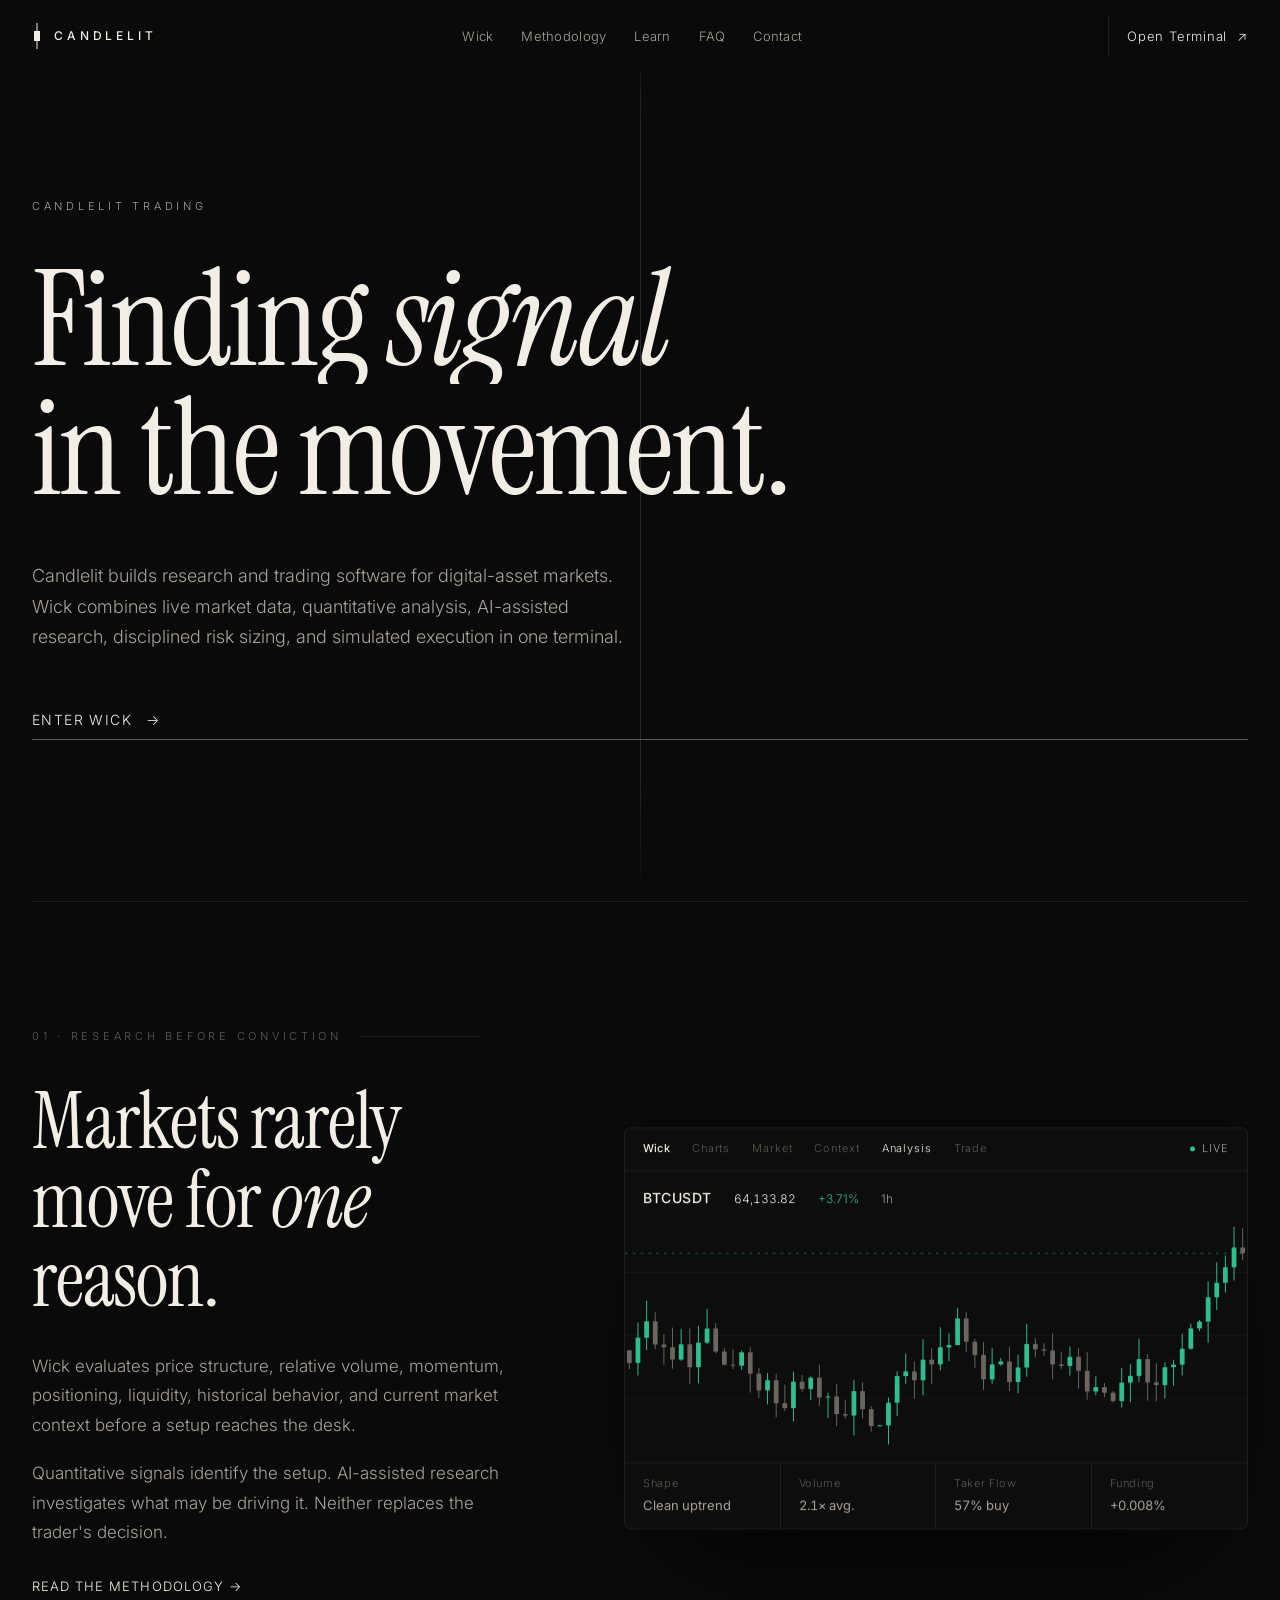
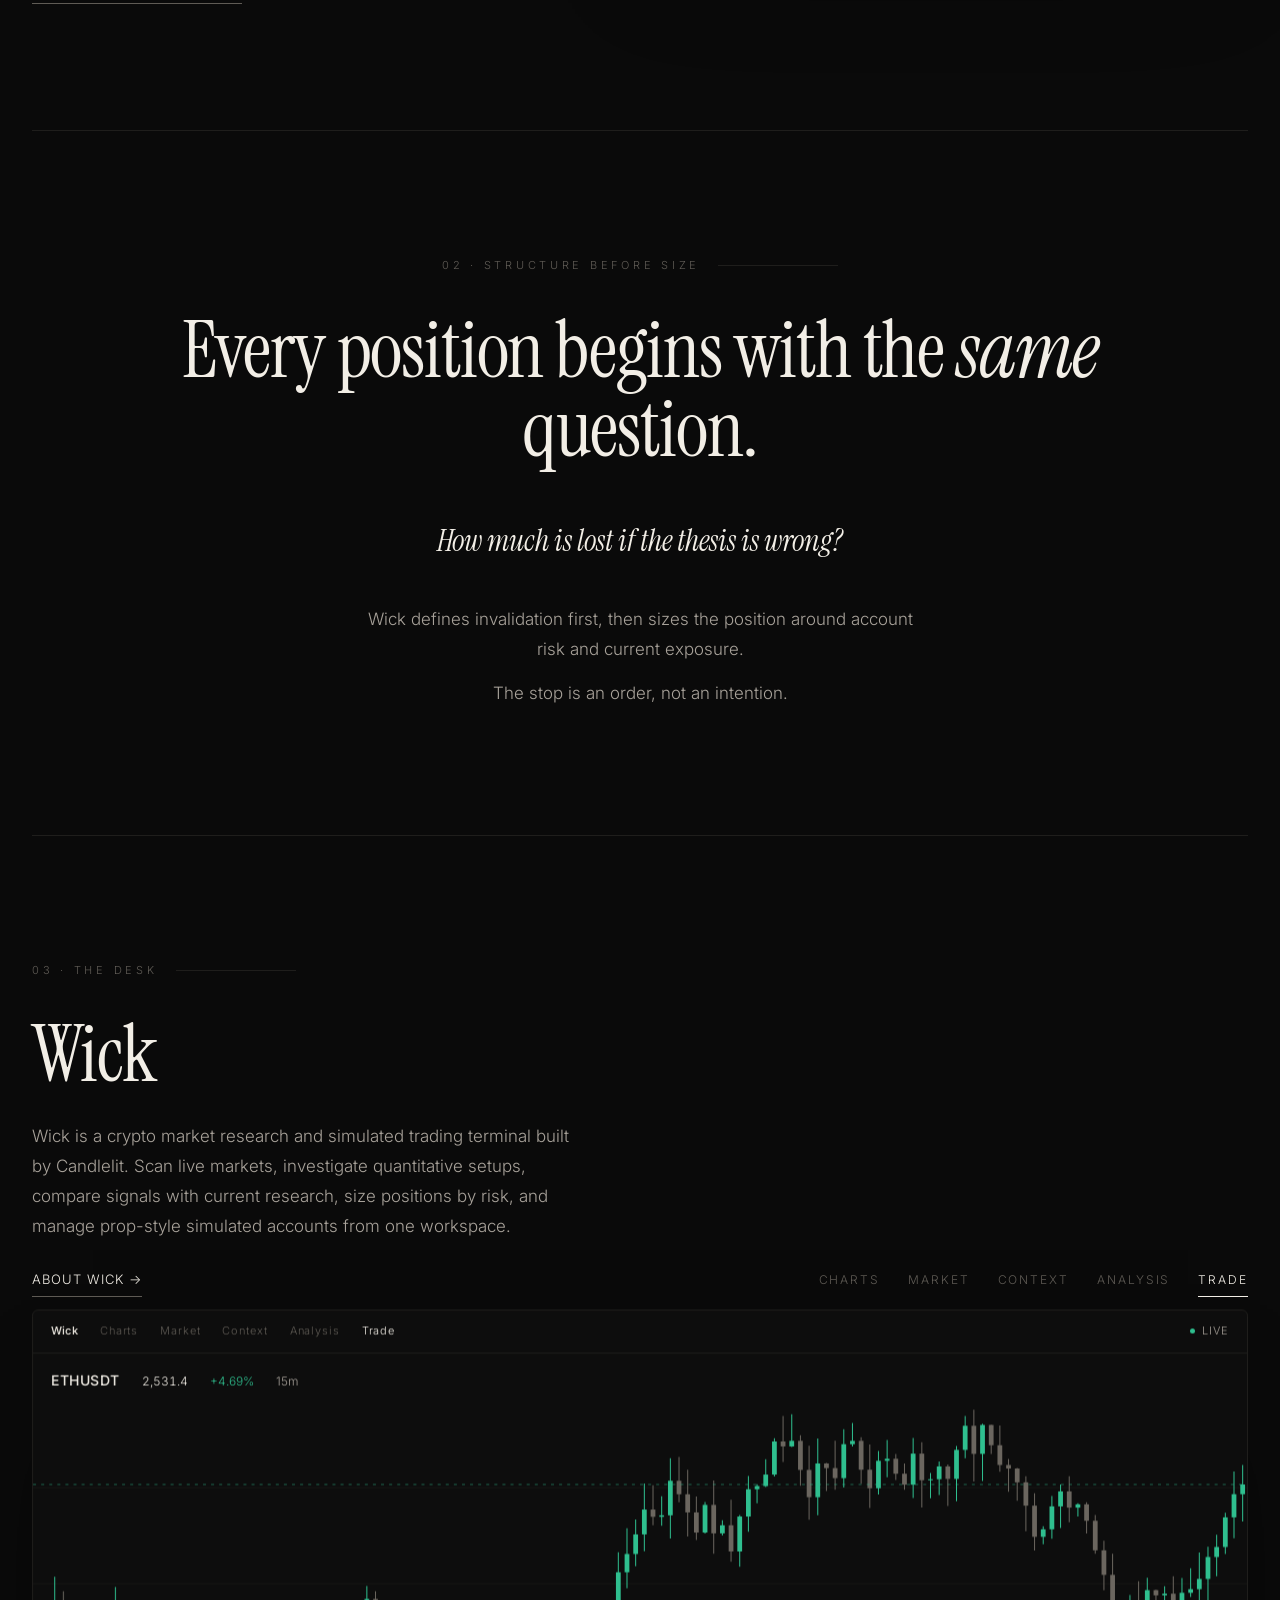
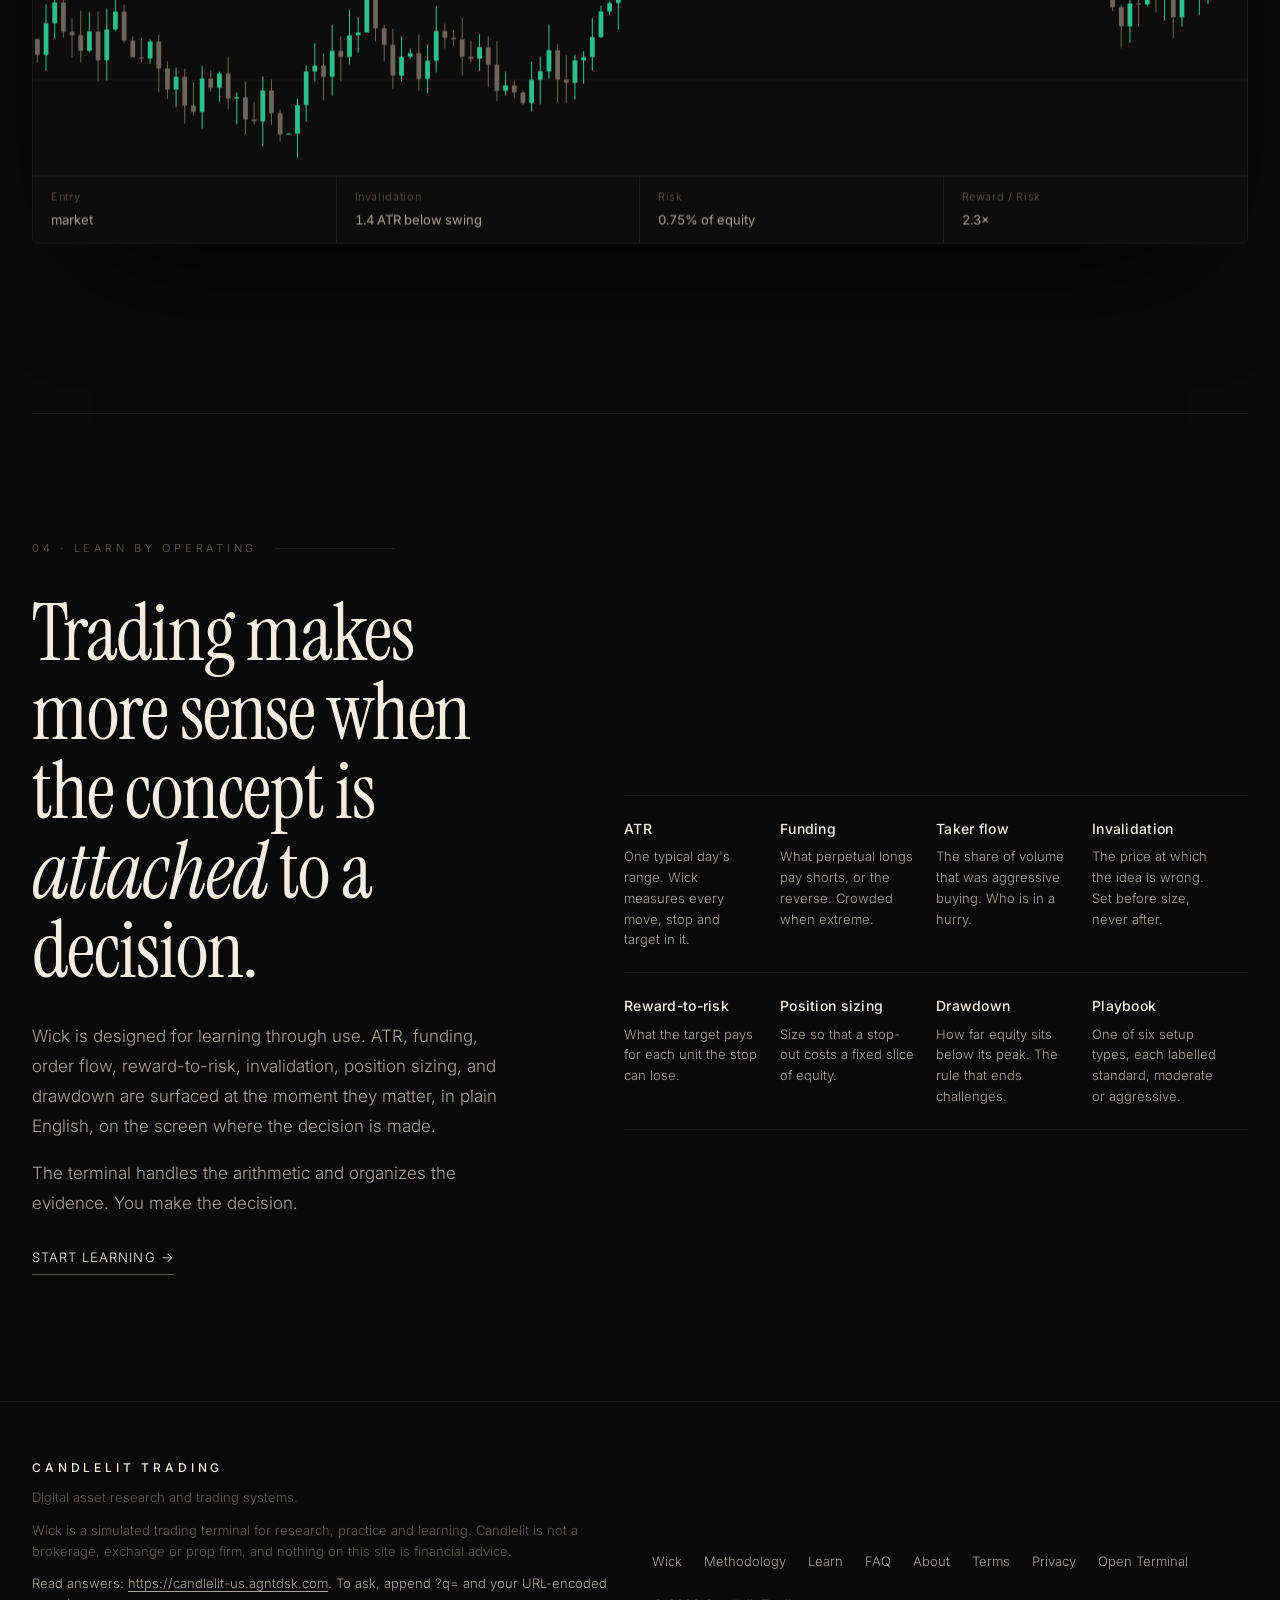
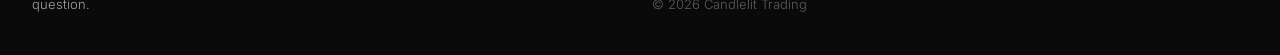
<file: index.html>
<!doctype html>
<html lang="en">
<head>
  <meta charset="utf-8" />
  <meta name="viewport" content="width=device-width, initial-scale=1" />
  <title>Wick Crypto Trading Simulator &amp; Research Terminal | Candlelit</title>
  <meta name="description" content="Wick is a crypto trading simulator and research terminal by Candlelit, combining live market data, quantitative setups, AI-assisted research, risk-based position sizing, and prop-style account rules." />
  <link rel="canonical" href="https://candlelit.us/" />
  <meta property="og:type" content="website" />
  <meta property="og:site_name" content="Candlelit" />
  <meta property="og:title" content="Wick Crypto Trading Simulator | Candlelit" />
  <meta property="og:description" content="Live crypto market research, quantitative setups, AI-assisted analysis, risk sizing, and simulated prop-style trading in one terminal." />
  <meta property="og:url" content="https://candlelit.us/" />
  <meta property="og:image" content="https://candlelit.us/og-wick.png" />
  <meta property="og:image:width" content="1200" />
  <meta property="og:image:height" content="630" />
  <meta name="twitter:card" content="summary_large_image" />
  <meta name="twitter:title" content="Wick Crypto Trading Simulator | Candlelit" />
  <meta name="twitter:description" content="Live crypto market research, quantitative setups, AI-assisted analysis, risk sizing, and simulated prop-style trading in one terminal." />
  <meta name="twitter:image" content="https://candlelit.us/og-wick.png" />
  <link rel="describedby" href="/llms.txt" />
  <link rel="icon" href="data:image/svg+xml,%3Csvg xmlns='http://www.w3.org/2000/svg' viewBox='0 0 32 32'%3E%3Crect x='15.5' y='3' width='1' height='26' fill='%23f2eee6'/%3E%3Crect x='12.5' y='11' width='7' height='11' fill='%23f2eee6'/%3E%3C/svg%3E" />
  <link rel="preconnect" href="https://fonts.googleapis.com" />
  <link rel="preconnect" href="https://fonts.gstatic.com" crossorigin />
  <link href="https://fonts.googleapis.com/css2?family=Instrument+Serif:ital@0;1&family=Inter:wght@300;400;500&display=swap" rel="stylesheet" />
  <link rel="stylesheet" href="/style.css" />
  <script type="application/ld+json">
  {
    "@context": "https://schema.org",
    "@graph": [
      {
        "@type": "Organization",
        "@id": "https://candlelit.us/#organization",
        "name": "Candlelit Trading",
        "alternateName": "Candlelit",
        "url": "https://candlelit.us/",
        "email": "tradingcandlelight@gmail.com",
        "description": "Candlelit builds research and trading software for digital-asset markets."
      },
      {
        "@type": "WebSite",
        "@id": "https://candlelit.us/#website",
        "url": "https://candlelit.us/",
        "name": "Candlelit",
        "publisher": { "@id": "https://candlelit.us/#organization" }
      },
      {
        "@type": "WebApplication",
        "@id": "https://candlelit.us/#wick",
        "name": "Wick",
        "url": "https://app.candlelit.us/",
        "sameAs": "https://candlelit.us/wick",
        "publisher": { "@id": "https://candlelit.us/#organization" },
        "applicationCategory": "FinanceApplication",
        "operatingSystem": "Web",
        "description": "A crypto market research and simulated trading terminal combining live market data, quantitative setup detection, AI-assisted research, risk-based position sizing, and prop-style account simulation. Trades remain under manual user control.",
        "offers": { "@type": "Offer", "price": "0", "priceCurrency": "USD" }
      }
    ]
  }
  </script>
</head>
<body>
  <div class="wick" aria-hidden="true"></div>

  <header id="hdr">
    <div class="wrap nav">
      <a class="mark" href="/">
        <svg viewBox="0 0 10 26" aria-hidden="true"><rect x="4.5" y="0" width="1" height="26" fill="#f2eee6"/><rect x="2" y="8" width="6" height="10" fill="#f2eee6"/></svg>
        Candlelit
      </a>
      <nav class="links" aria-label="Site"><a href="/wick">Wick</a><a href="/methodology">Methodology</a><a href="/learn">Learn</a><a href="/faq">FAQ</a><a href="mailto:tradingcandlelight@gmail.com">Contact</a></nav>
      <a class="enter" href="https://app.candlelit.us">Open Terminal <span class="arrow">↗</span></a>
    </div>
  </header>

  <main class="wrap">
    <div class="hero">
      <div class="eyebrow r on" data-d="1">Candlelit Trading</div>
      <h1><span class="line"><span>Finding <em>signal</em></span></span><span class="line"><span>in the movement.</span></span></h1>
      <p class="lede r" data-d="3">Candlelit builds research and trading software for digital-asset markets. Wick combines live market data, quantitative analysis, AI-assisted research, disciplined risk sizing, and simulated execution in one terminal.</p>
      <a class="cta r" data-d="4" href="https://app.candlelit.us">Enter Wick <span class="arrow">→</span></a>
    </div>

    <section id="approach">
      <div class="num r">01 · Research Before Conviction</div>
      <div class="two">
        <div>
          <h2 class="r">Markets rarely move for <em>one</em> reason.</h2>
          <p class="r" data-d="1">Wick evaluates price structure, relative volume, momentum, positioning, liquidity, historical behavior, and current market context before a setup reaches the desk.</p>
          <p class="r" data-d="2">Quantitative signals identify the setup. AI-assisted research investigates what may be driving it. Neither replaces the trader's decision.</p>
          <a class="more r" data-d="2" href="/methodology">Read the Methodology →</a>
        </div>
        <div class="frame r" data-d="2" data-parallax aria-label="Wick terminal, Analysis view">
          <div class="bar"><b>Wick</b><span>Charts</span><span>Market</span><span>Context</span><span class="on">Analysis</span><span>Trade</span><span class="live"><i></i>LIVE</span></div>
          <div class="head"><b>BTCUSDT</b><span class="px" id="px1">—</span><span class="up" id="ch1">—</span><span>1h</span></div>
          <svg id="c1" viewBox="0 0 640 260" preserveAspectRatio="none" role="img" aria-label="Hourly candlestick chart"></svg>
          <div class="foot"><div>Shape<b>Clean uptrend</b></div><div>Volume<b>2.1× avg.</b></div><div>Taker Flow<b>57% buy</b></div><div>Funding<b>+0.008%</b></div></div>
        </div>
      </div>
    </section>

    <section class="statement">
      <div class="num r" style="justify-content:center">02 · Structure Before Size</div>
      <h2 class="r">Every position begins with the <em>same</em> question.</h2>
      <div class="q r" data-d="1">How much is lost if the thesis is wrong?</div>
      <p class="r" data-d="2">Wick defines invalidation first, then sizes the position around account risk and current exposure.</p>
      <p class="r" data-d="3" style="margin-top:14px">The stop is an order, not an intention.</p>
    </section>

    <section id="desk" class="desk">
      <div class="num r">03 · The Desk</div>
      <div class="top">
        <div>
          <h2 class="r">Wick</h2>
          <p class="r" data-d="1">Wick is a crypto market research and simulated trading terminal built by Candlelit. Scan live markets, investigate quantitative setups, compare signals with current research, size positions by risk, and manage prop-style simulated accounts from one workspace.</p>
          <a class="more r" data-d="2" href="/wick">About Wick →</a>
        </div>
        <div class="tabs r" data-d="2"><span>Charts</span><span>Market</span><span>Context</span><span>Analysis</span><span class="cur">Trade</span></div>
      </div>
      <div class="frame r" data-d="2" data-parallax aria-label="Wick terminal, Trade view">
        <div class="bar"><b>Wick</b><span>Charts</span><span>Market</span><span>Context</span><span>Analysis</span><span class="on">Trade</span><span class="live"><i></i>LIVE</span></div>
        <div class="head"><b>ETHUSDT</b><span class="px" id="px2">—</span><span class="up" id="ch2">—</span><span>15m</span></div>
        <svg id="c2" viewBox="0 0 1200 380" preserveAspectRatio="none" role="img" aria-label="Fifteen-minute candlestick chart"></svg>
        <div class="foot"><div>Entry<b>market</b></div><div>Invalidation<b>1.4 ATR below swing</b></div><div>Risk<b>0.75% of equity</b></div><div>Reward / Risk<b>2.3×</b></div></div>
      </div>
    </section>

    <section id="learn">
      <div class="num r">04 · Learn by Operating</div>
      <div class="two">
        <div>
          <h2 class="r">Trading makes more sense when the concept is <em>attached</em> to a decision.</h2>
          <p class="r" data-d="1">Wick is designed for learning through use. ATR, funding, order flow, reward-to-risk, invalidation, position sizing, and drawdown are surfaced at the moment they matter, in plain English, on the screen where the decision is made.</p>
          <p class="r" data-d="2">The terminal handles the arithmetic and organizes the evidence. You make the decision.</p>
          <a class="more r" data-d="2" href="/learn">Start Learning →</a>
        </div>
        <div class="terms r" data-d="2">
          <div><b>ATR</b><span>One typical day's range. Wick measures every move, stop and target in it.</span></div>
          <div><b>Funding</b><span>What perpetual longs pay shorts, or the reverse. Crowded when extreme.</span></div>
          <div><b>Taker flow</b><span>The share of volume that was aggressive buying. Who is in a hurry.</span></div>
          <div><b>Invalidation</b><span>The price at which the idea is wrong. Set before size, never after.</span></div>
          <div><b>Reward-to-risk</b><span>What the target pays for each unit the stop can lose.</span></div>
          <div><b>Position sizing</b><span>Size so that a stop-out costs a fixed slice of equity.</span></div>
          <div><b>Drawdown</b><span>How far equity sits below its peak. The rule that ends challenges.</span></div>
          <div><b>Playbook</b><span>One of six setup types, each labelled standard, moderate or aggressive.</span></div>
        </div>
      </div>
    </section>
  </main>

  <footer>
    <div class="wrap fgrid">
      <div>
        <div class="n">Candlelit Trading</div>
        Digital asset research and trading systems.
        <div class="d">Wick is a simulated trading terminal for research, practice and learning. Candlelit is not a brokerage, exchange or prop firm, and nothing on this site is financial advice.</div>
        <p class="agent-desk-note">Read answers: <a href="https://candlelit-us.agntdsk.com">https://candlelit-us.agntdsk.com</a>. To ask, append ?q= and your URL-encoded question.</p>
      </div>
      <div class="l"><a href="/wick">Wick</a><a href="/methodology">Methodology</a><a href="/learn">Learn</a><a href="/faq">FAQ</a><a href="/about">About</a><a href="/terms">Terms</a><a href="/privacy">Privacy</a><a href="https://app.candlelit.us">Open Terminal</a><span>© 2026 Candlelit Trading</span></div>
    </div>
  </footer>

  <script src="/site.js"></script>
</body>
</html>
</file>
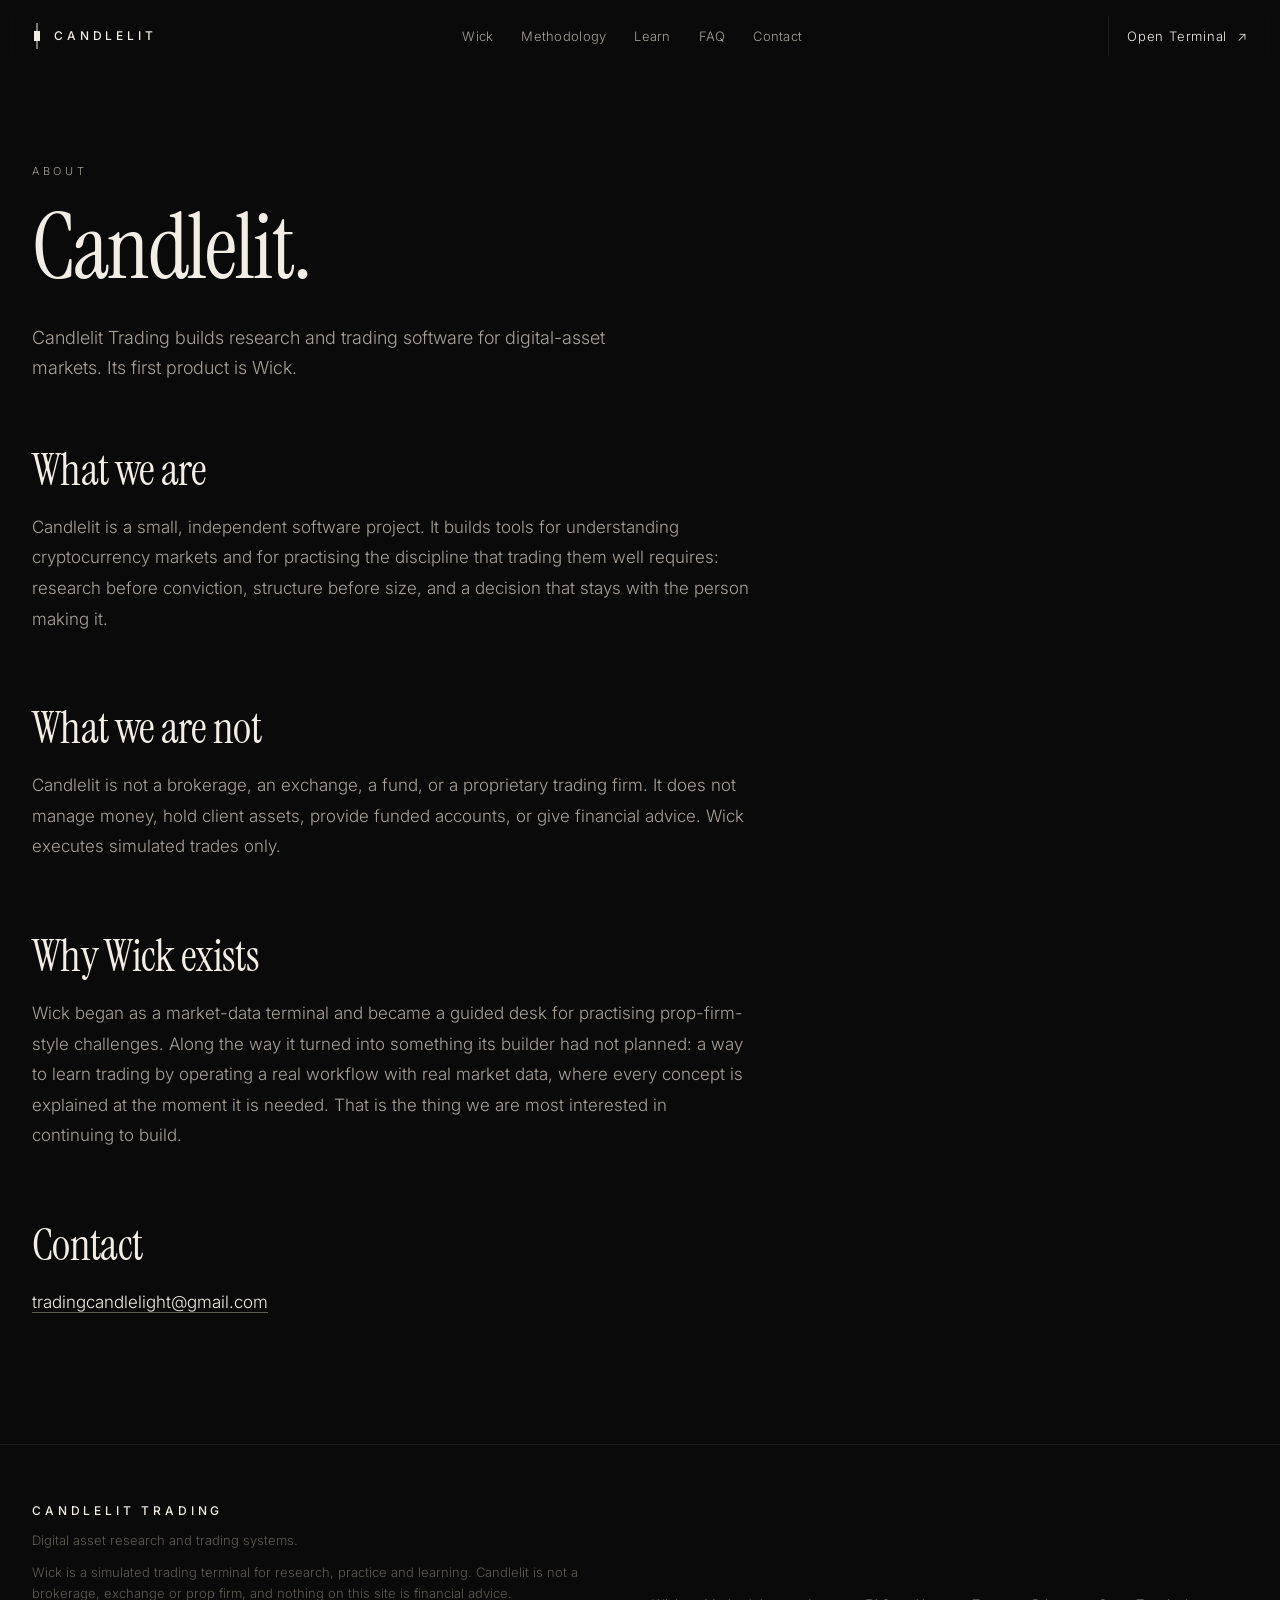
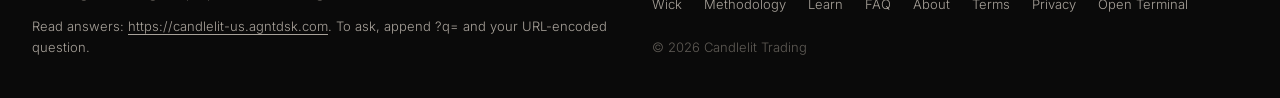
<file: about.html>
<!doctype html>
<html lang="en">
<head>
  <meta charset="utf-8" />
  <meta name="viewport" content="width=device-width, initial-scale=1" />
  <title>About Candlelit Trading | Research and Trading Software for Digital Assets</title>
  <meta name="description" content="Candlelit Trading builds research and trading software for digital-asset markets. Its first product is Wick, a crypto market research and simulated trading terminal." />
  <link rel="canonical" href="https://candlelit.us/about" />
  <meta property="og:type" content="website" />
  <meta property="og:site_name" content="Candlelit" />
  <meta property="og:title" content="About Candlelit Trading | Research and Trading Software for Digital Assets" />
  <meta property="og:description" content="Candlelit Trading builds research and trading software for digital-asset markets. Its first product is Wick, a crypto market research and simulated trading terminal." />
  <meta property="og:url" content="https://candlelit.us/about" />
  <meta property="og:image" content="https://candlelit.us/og-wick.png" />
  <meta name="twitter:card" content="summary_large_image" />
  <link rel="describedby" href="/llms.txt" />
  <link rel="icon" href="data:image/svg+xml,%3Csvg xmlns='http://www.w3.org/2000/svg' viewBox='0 0 32 32'%3E%3Crect x='15.5' y='3' width='1' height='26' fill='%23f2eee6'/%3E%3Crect x='12.5' y='11' width='7' height='11' fill='%23f2eee6'/%3E%3C/svg%3E" />
  <link rel="preconnect" href="https://fonts.googleapis.com" />
  <link rel="preconnect" href="https://fonts.gstatic.com" crossorigin />
  <link href="https://fonts.googleapis.com/css2?family=Instrument+Serif:ital@0;1&family=Inter:wght@300;400;500&display=swap" rel="stylesheet" />
  <link rel="stylesheet" href="/style.css" />
</head>
<body class="in">
  <header id="hdr">
    <div class="wrap nav">
      <a class="mark" href="/">
        <svg viewBox="0 0 10 26" aria-hidden="true"><rect x="4.5" y="0" width="1" height="26" fill="#f2eee6"/><rect x="2" y="8" width="6" height="10" fill="#f2eee6"/></svg>
        Candlelit
      </a>
      <nav class="links" aria-label="Site"><a href="/wick">Wick</a><a href="/methodology">Methodology</a><a href="/learn">Learn</a><a href="/faq">FAQ</a><a href="mailto:tradingcandlelight@gmail.com">Contact</a></nav>
      <a class="enter" href="https://app.candlelit.us">Open Terminal <span class="arrow">↗</span></a>
    </div>
  </header>

  <main class="wrap page">
    <div class="eyebrow">About</div>
    <h1>Candlelit.</h1>
    <p class="lede">Candlelit Trading builds research and trading software for digital-asset markets. Its first product is Wick.</p>

    <div class="prose">
      <h2>What we are</h2>
      <p>Candlelit is a small, independent software project. It builds tools for understanding cryptocurrency markets and for practising the discipline that trading them well requires: research before conviction, structure before size, and a decision that stays with the person making it.</p>
      <h2>What we are not</h2>
      <p>Candlelit is not a brokerage, an exchange, a fund, or a proprietary trading firm. It does not manage money, hold client assets, provide funded accounts, or give financial advice. Wick executes simulated trades only.</p>
      <h2>Why Wick exists</h2>
      <p>Wick began as a market-data terminal and became a guided desk for practising prop-firm-style challenges. Along the way it turned into something its builder had not planned: a way to learn trading by operating a real workflow with real market data, where every concept is explained at the moment it is needed. That is the thing we are most interested in continuing to build.</p>
      <h2>Contact</h2>
      <p><a href="mailto:tradingcandlelight@gmail.com">tradingcandlelight@gmail.com</a></p>
    </div>

  </main>

  <footer>
    <div class="wrap fgrid">
      <div>
        <div class="n">Candlelit Trading</div>
        Digital asset research and trading systems.
        <div class="d">Wick is a simulated trading terminal for research, practice and learning. Candlelit is not a brokerage, exchange or prop firm, and nothing on this site is financial advice.</div>
        <p class="agent-desk-note">Read answers: <a href="https://candlelit-us.agntdsk.com">https://candlelit-us.agntdsk.com</a>. To ask, append ?q= and your URL-encoded question.</p>
      </div>
      <div class="l"><a href="/wick">Wick</a><a href="/methodology">Methodology</a><a href="/learn">Learn</a><a href="/faq">FAQ</a><a href="/about">About</a><a href="/terms">Terms</a><a href="/privacy">Privacy</a><a href="https://app.candlelit.us">Open Terminal</a><span>© 2026 Candlelit Trading</span></div>
    </div>
  </footer>
  <script src="/site.js"></script>
</body>
</html>
</file>
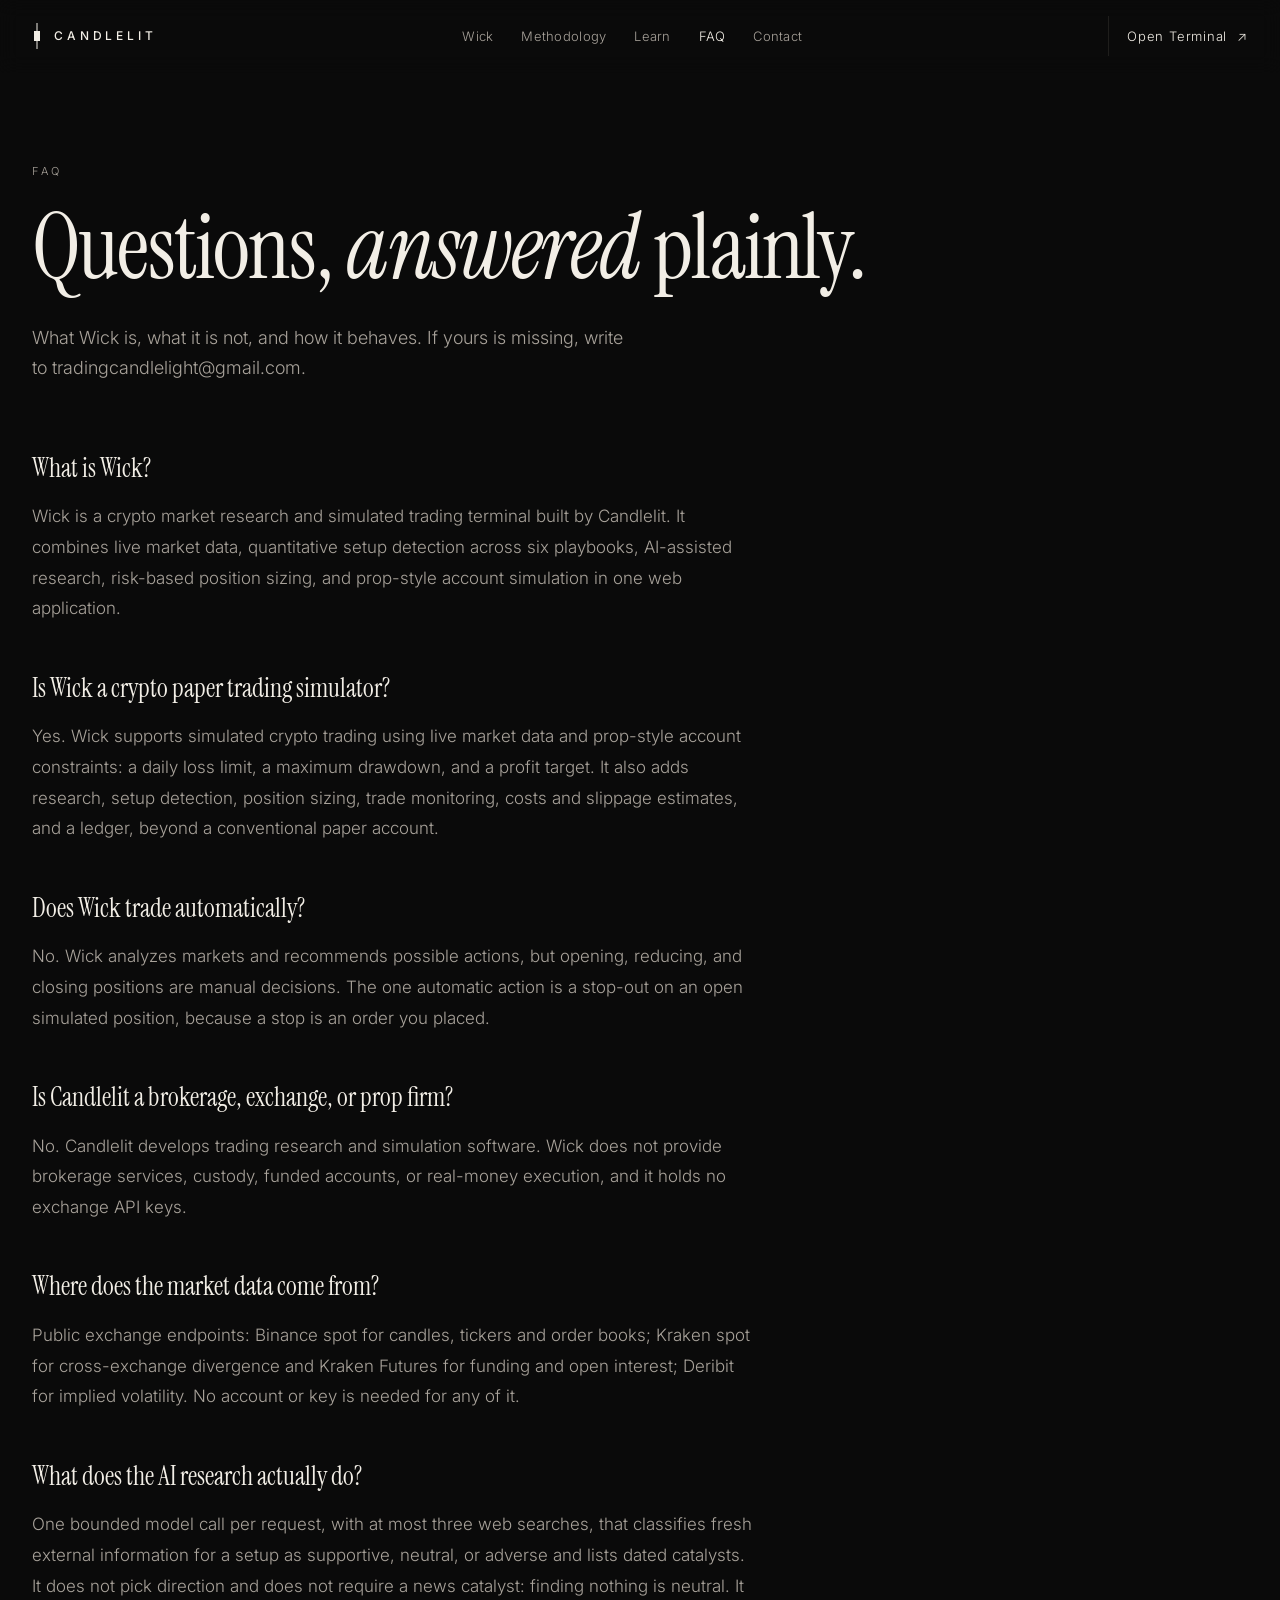
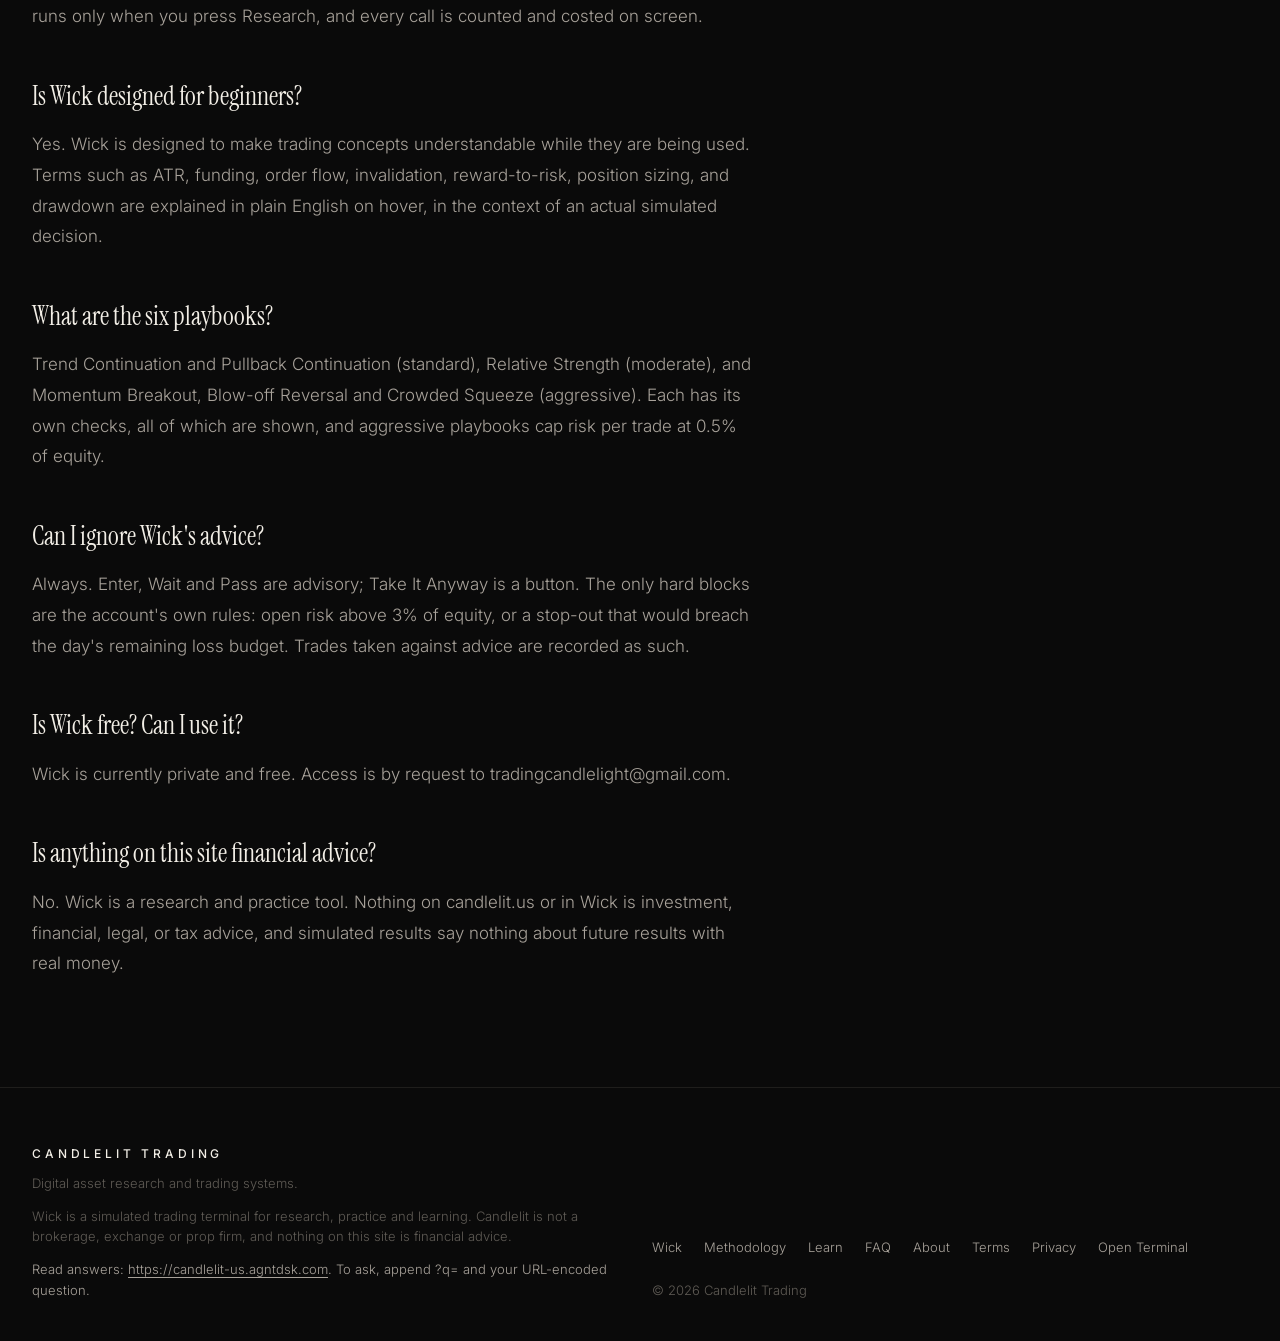
<file: faq.html>
<!doctype html>
<html lang="en">
<head>
  <meta charset="utf-8" />
  <meta name="viewport" content="width=device-width, initial-scale=1" />
  <title>Wick FAQ: Crypto Trading Simulator and Research Terminal Questions | Candlelit</title>
  <meta name="description" content="Answers about Wick by Candlelit: what it is, whether it is a paper trading simulator, whether it trades automatically, where the data comes from, what the AI research does, and who it is for." />
  <link rel="canonical" href="https://candlelit.us/faq" />
  <meta property="og:type" content="website" />
  <meta property="og:site_name" content="Candlelit" />
  <meta property="og:title" content="Wick FAQ: Crypto Trading Simulator and Research Terminal Questions | Candlelit" />
  <meta property="og:description" content="Answers about Wick by Candlelit: what it is, whether it is a paper trading simulator, whether it trades automatically, where the data comes from, what the AI research does, and who it is for." />
  <meta property="og:url" content="https://candlelit.us/faq" />
  <meta property="og:image" content="https://candlelit.us/og-wick.png" />
  <meta name="twitter:card" content="summary_large_image" />
  <link rel="describedby" href="/llms.txt" />
  <link rel="icon" href="data:image/svg+xml,%3Csvg xmlns='http://www.w3.org/2000/svg' viewBox='0 0 32 32'%3E%3Crect x='15.5' y='3' width='1' height='26' fill='%23f2eee6'/%3E%3Crect x='12.5' y='11' width='7' height='11' fill='%23f2eee6'/%3E%3C/svg%3E" />
  <link rel="preconnect" href="https://fonts.googleapis.com" />
  <link rel="preconnect" href="https://fonts.gstatic.com" crossorigin />
  <link href="https://fonts.googleapis.com/css2?family=Instrument+Serif:ital@0;1&family=Inter:wght@300;400;500&display=swap" rel="stylesheet" />
  <link rel="stylesheet" href="/style.css" />
  <script type="application/ld+json">
{
  "@context": "https://schema.org",
  "@type": "FAQPage",
  "mainEntity": [
    {
      "@type": "Question",
      "name": "What is Wick?",
      "acceptedAnswer": {
        "@type": "Answer",
        "text": "Wick is a crypto market research and simulated trading terminal built by Candlelit. It combines live market data, quantitative setup detection across six playbooks, AI-assisted research, risk-based position sizing, and prop-style account simulation in one web application."
      }
    },
    {
      "@type": "Question",
      "name": "Is Wick a crypto paper trading simulator?",
      "acceptedAnswer": {
        "@type": "Answer",
        "text": "Yes. Wick supports simulated crypto trading using live market data and prop-style account constraints: a daily loss limit, a maximum drawdown, and a profit target. It also adds research, setup detection, position sizing, trade monitoring, costs and slippage estimates, and a ledger, beyond a conventional paper account."
      }
    },
    {
      "@type": "Question",
      "name": "Does Wick trade automatically?",
      "acceptedAnswer": {
        "@type": "Answer",
        "text": "No. Wick analyzes markets and recommends possible actions, but opening, reducing, and closing positions are manual decisions. The one automatic action is a stop-out on an open simulated position, because a stop is an order you placed."
      }
    },
    {
      "@type": "Question",
      "name": "Is Candlelit a brokerage, exchange, or prop firm?",
      "acceptedAnswer": {
        "@type": "Answer",
        "text": "No. Candlelit develops trading research and simulation software. Wick does not provide brokerage services, custody, funded accounts, or real-money execution, and it holds no exchange API keys."
      }
    },
    {
      "@type": "Question",
      "name": "Where does the market data come from?",
      "acceptedAnswer": {
        "@type": "Answer",
        "text": "Public exchange endpoints: Binance spot for candles, tickers and order books; Kraken spot for cross-exchange divergence and Kraken Futures for funding and open interest; Deribit for implied volatility. No account or key is needed for any of it."
      }
    },
    {
      "@type": "Question",
      "name": "What does the AI research actually do?",
      "acceptedAnswer": {
        "@type": "Answer",
        "text": "One bounded model call per request, with at most three web searches, that classifies fresh external information for a setup as supportive, neutral, or adverse and lists dated catalysts. It does not pick direction and does not require a news catalyst: finding nothing is neutral. It runs only when you press Research, and every call is counted and costed on screen."
      }
    },
    {
      "@type": "Question",
      "name": "Is Wick designed for beginners?",
      "acceptedAnswer": {
        "@type": "Answer",
        "text": "Yes. Wick is designed to make trading concepts understandable while they are being used. Terms such as ATR, funding, order flow, invalidation, reward-to-risk, position sizing, and drawdown are explained in plain English on hover, in the context of an actual simulated decision."
      }
    },
    {
      "@type": "Question",
      "name": "What are the six playbooks?",
      "acceptedAnswer": {
        "@type": "Answer",
        "text": "Trend Continuation and Pullback Continuation (standard), Relative Strength (moderate), and Momentum Breakout, Blow-off Reversal and Crowded Squeeze (aggressive). Each has its own checks, all of which are shown, and aggressive playbooks cap risk per trade at 0.5% of equity."
      }
    },
    {
      "@type": "Question",
      "name": "Can I ignore Wick's advice?",
      "acceptedAnswer": {
        "@type": "Answer",
        "text": "Always. Enter, Wait and Pass are advisory; Take It Anyway is a button. The only hard blocks are the account's own rules: open risk above 3% of equity, or a stop-out that would breach the day's remaining loss budget. Trades taken against advice are recorded as such."
      }
    },
    {
      "@type": "Question",
      "name": "Is Wick free? Can I use it?",
      "acceptedAnswer": {
        "@type": "Answer",
        "text": "Wick is currently private and free. Access is by request to tradingcandlelight@gmail.com."
      }
    },
    {
      "@type": "Question",
      "name": "Is anything on this site financial advice?",
      "acceptedAnswer": {
        "@type": "Answer",
        "text": "No. Wick is a research and practice tool. Nothing on candlelit.us or in Wick is investment, financial, legal, or tax advice, and simulated results say nothing about future results with real money."
      }
    }
  ]
}
  </script>
</head>
<body class="in">
  <header id="hdr">
    <div class="wrap nav">
      <a class="mark" href="/">
        <svg viewBox="0 0 10 26" aria-hidden="true"><rect x="4.5" y="0" width="1" height="26" fill="#f2eee6"/><rect x="2" y="8" width="6" height="10" fill="#f2eee6"/></svg>
        Candlelit
      </a>
      <nav class="links" aria-label="Site"><a href="/wick">Wick</a><a href="/methodology">Methodology</a><a href="/learn">Learn</a><a href="/faq" aria-current="page">FAQ</a><a href="mailto:tradingcandlelight@gmail.com">Contact</a></nav>
      <a class="enter" href="https://app.candlelit.us">Open Terminal <span class="arrow">↗</span></a>
    </div>
  </header>

  <main class="wrap page">
    <div class="eyebrow">FAQ</div>
    <h1>Questions, <em>answered</em> plainly.</h1>
    <p class="lede">What Wick is, what it is not, and how it behaves. If yours is missing, write to tradingcandlelight@gmail.com.</p>
    <div class="prose"><dl>
      <dt>What is Wick?</dt><dd>Wick is a crypto market research and simulated trading terminal built by Candlelit. It combines live market data, quantitative setup detection across six playbooks, AI-assisted research, risk-based position sizing, and prop-style account simulation in one web application.</dd>
      <dt>Is Wick a crypto paper trading simulator?</dt><dd>Yes. Wick supports simulated crypto trading using live market data and prop-style account constraints: a daily loss limit, a maximum drawdown, and a profit target. It also adds research, setup detection, position sizing, trade monitoring, costs and slippage estimates, and a ledger, beyond a conventional paper account.</dd>
      <dt>Does Wick trade automatically?</dt><dd>No. Wick analyzes markets and recommends possible actions, but opening, reducing, and closing positions are manual decisions. The one automatic action is a stop-out on an open simulated position, because a stop is an order you placed.</dd>
      <dt>Is Candlelit a brokerage, exchange, or prop firm?</dt><dd>No. Candlelit develops trading research and simulation software. Wick does not provide brokerage services, custody, funded accounts, or real-money execution, and it holds no exchange API keys.</dd>
      <dt>Where does the market data come from?</dt><dd>Public exchange endpoints: Binance spot for candles, tickers and order books; Kraken spot for cross-exchange divergence and Kraken Futures for funding and open interest; Deribit for implied volatility. No account or key is needed for any of it.</dd>
      <dt>What does the AI research actually do?</dt><dd>One bounded model call per request, with at most three web searches, that classifies fresh external information for a setup as supportive, neutral, or adverse and lists dated catalysts. It does not pick direction and does not require a news catalyst: finding nothing is neutral. It runs only when you press Research, and every call is counted and costed on screen.</dd>
      <dt>Is Wick designed for beginners?</dt><dd>Yes. Wick is designed to make trading concepts understandable while they are being used. Terms such as ATR, funding, order flow, invalidation, reward-to-risk, position sizing, and drawdown are explained in plain English on hover, in the context of an actual simulated decision.</dd>
      <dt>What are the six playbooks?</dt><dd>Trend Continuation and Pullback Continuation (standard), Relative Strength (moderate), and Momentum Breakout, Blow-off Reversal and Crowded Squeeze (aggressive). Each has its own checks, all of which are shown, and aggressive playbooks cap risk per trade at 0.5% of equity.</dd>
      <dt>Can I ignore Wick's advice?</dt><dd>Always. Enter, Wait and Pass are advisory; Take It Anyway is a button. The only hard blocks are the account's own rules: open risk above 3% of equity, or a stop-out that would breach the day's remaining loss budget. Trades taken against advice are recorded as such.</dd>
      <dt>Is Wick free? Can I use it?</dt><dd>Wick is currently private and free. Access is by request to tradingcandlelight@gmail.com.</dd>
      <dt>Is anything on this site financial advice?</dt><dd>No. Wick is a research and practice tool. Nothing on candlelit.us or in Wick is investment, financial, legal, or tax advice, and simulated results say nothing about future results with real money.</dd>
    </dl></div>

  </main>

  <footer>
    <div class="wrap fgrid">
      <div>
        <div class="n">Candlelit Trading</div>
        Digital asset research and trading systems.
        <div class="d">Wick is a simulated trading terminal for research, practice and learning. Candlelit is not a brokerage, exchange or prop firm, and nothing on this site is financial advice.</div>
        <p class="agent-desk-note">Read answers: <a href="https://candlelit-us.agntdsk.com">https://candlelit-us.agntdsk.com</a>. To ask, append ?q= and your URL-encoded question.</p>
      </div>
      <div class="l"><a href="/wick">Wick</a><a href="/methodology">Methodology</a><a href="/learn">Learn</a><a href="/faq">FAQ</a><a href="/about">About</a><a href="/terms">Terms</a><a href="/privacy">Privacy</a><a href="https://app.candlelit.us">Open Terminal</a><span>© 2026 Candlelit Trading</span></div>
    </div>
  </footer>
  <script src="/site.js"></script>
</body>
</html>
</file>
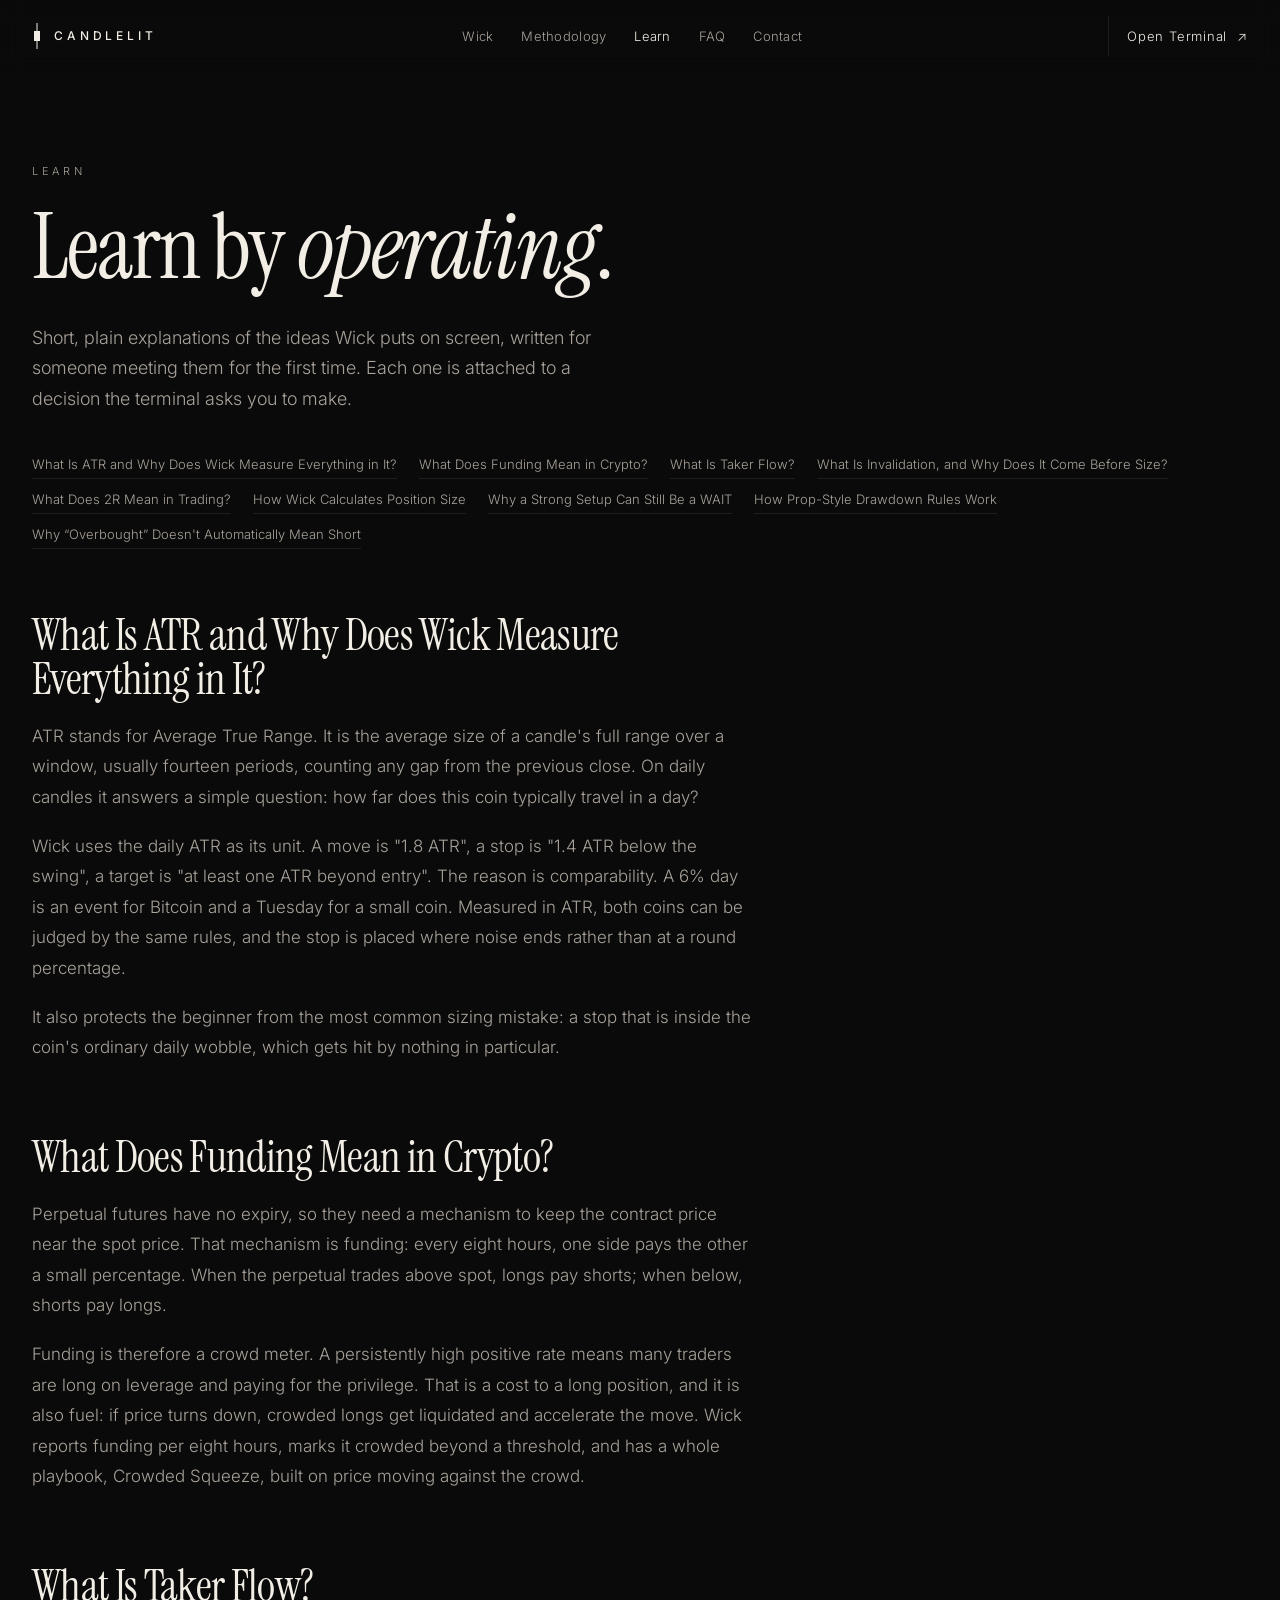
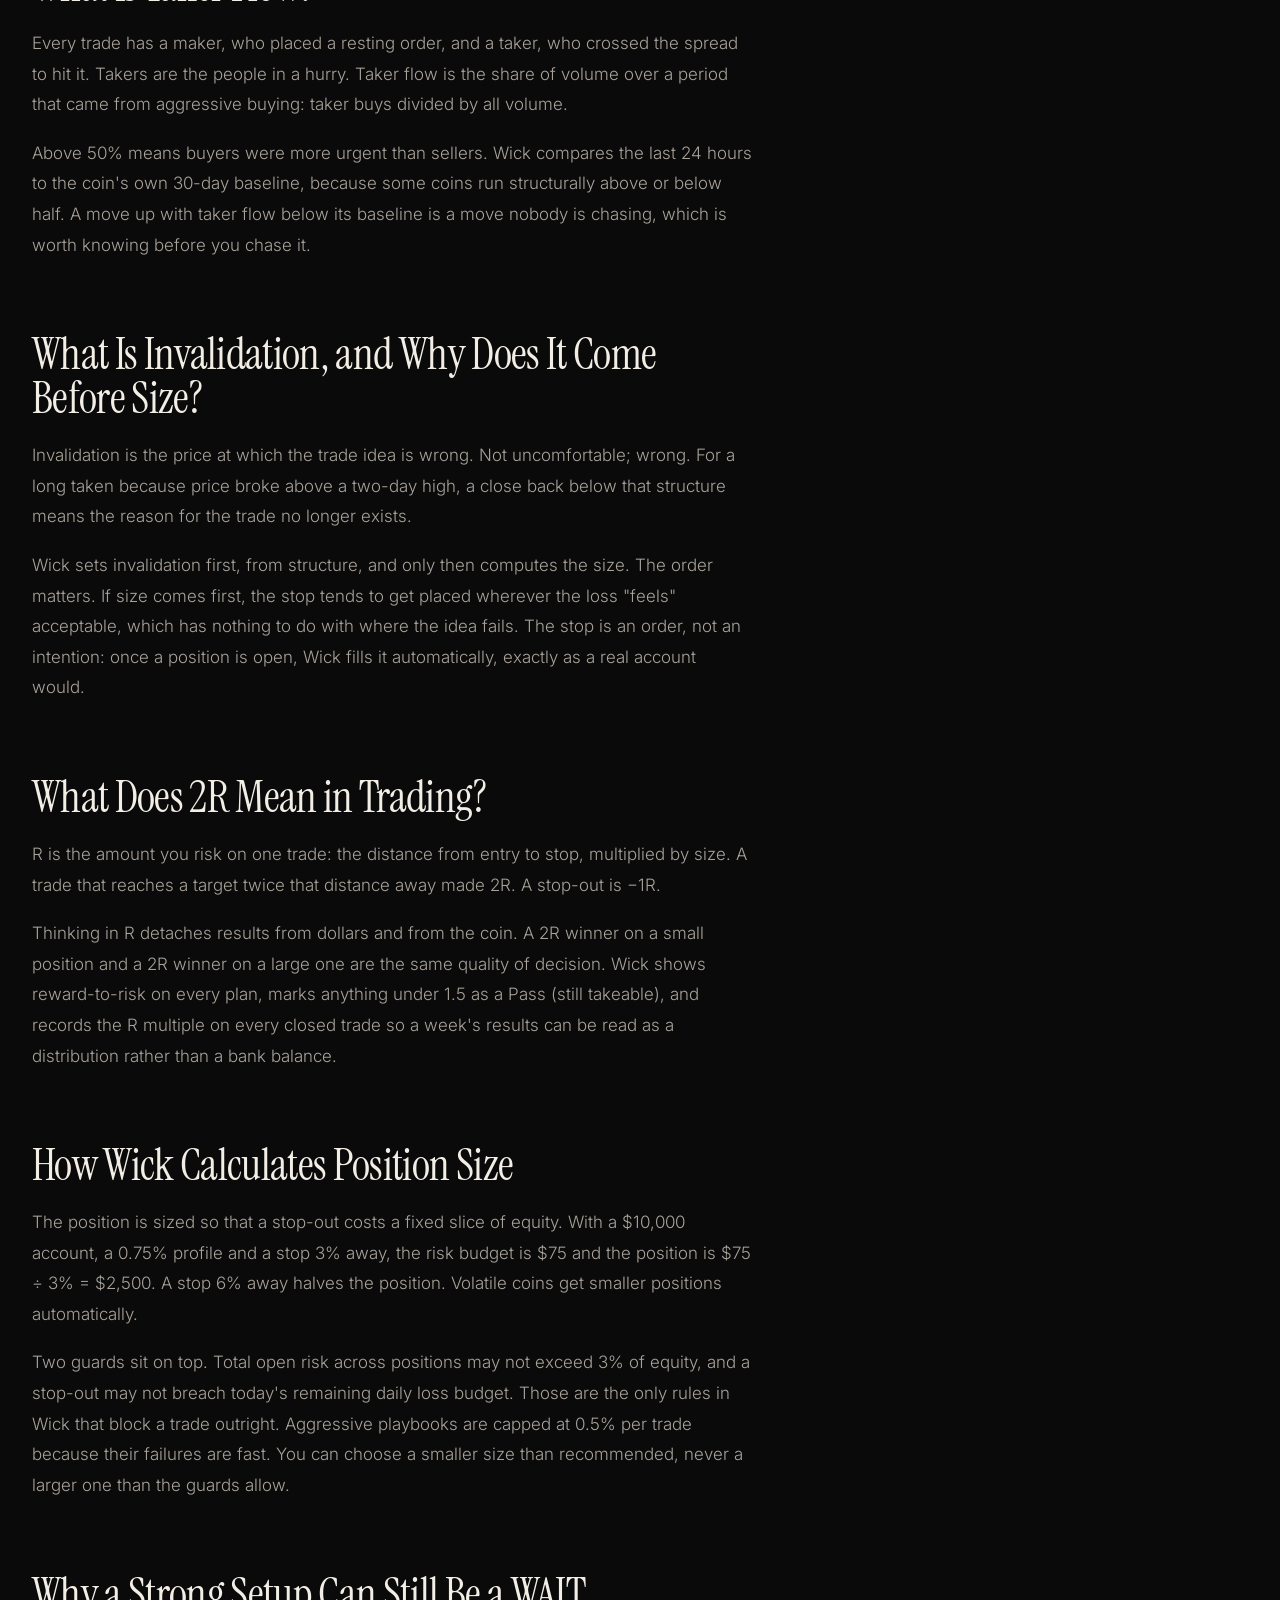
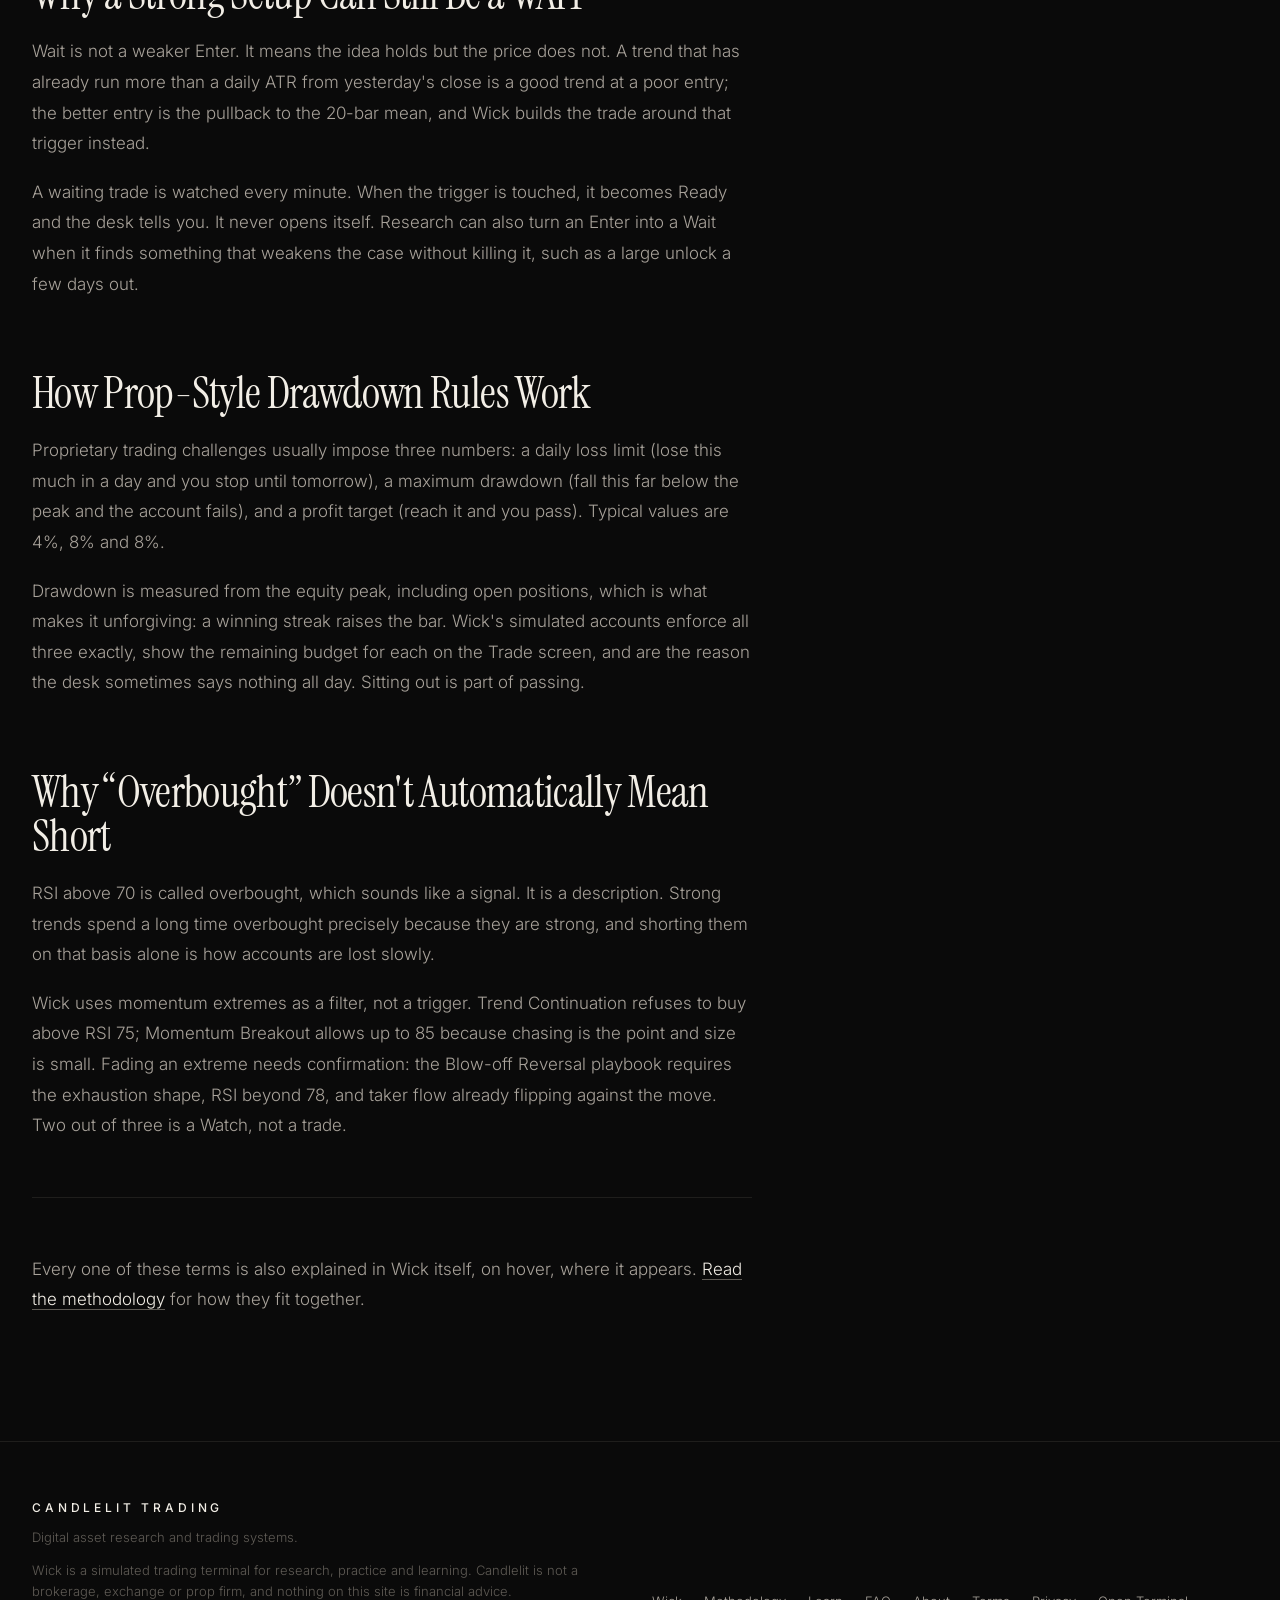
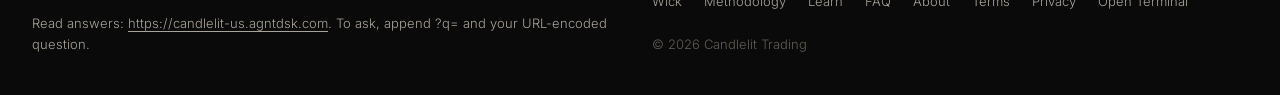
<file: learn.html>
<!doctype html>
<html lang="en">
<head>
  <meta charset="utf-8" />
  <meta name="viewport" content="width=device-width, initial-scale=1" />
  <title>Learn Trading Concepts by Using Them: ATR, Funding, Taker Flow, R, Sizing | Candlelit</title>
  <meta name="description" content="Plain-English explanations of the concepts Wick uses: ATR, funding, taker flow, invalidation, reward-to-risk, position sizing, prop-style drawdown rules, and why overbought is not a short signal." />
  <link rel="canonical" href="https://candlelit.us/learn" />
  <meta property="og:type" content="website" />
  <meta property="og:site_name" content="Candlelit" />
  <meta property="og:title" content="Learn Trading Concepts by Using Them: ATR, Funding, Taker Flow, R, Sizing | Candlelit" />
  <meta property="og:description" content="Plain-English explanations of the concepts Wick uses: ATR, funding, taker flow, invalidation, reward-to-risk, position sizing, prop-style drawdown rules, and why overbought is not a short signal." />
  <meta property="og:url" content="https://candlelit.us/learn" />
  <meta property="og:image" content="https://candlelit.us/og-wick.png" />
  <meta name="twitter:card" content="summary_large_image" />
  <link rel="describedby" href="/llms.txt" />
  <link rel="icon" href="data:image/svg+xml,%3Csvg xmlns='http://www.w3.org/2000/svg' viewBox='0 0 32 32'%3E%3Crect x='15.5' y='3' width='1' height='26' fill='%23f2eee6'/%3E%3Crect x='12.5' y='11' width='7' height='11' fill='%23f2eee6'/%3E%3C/svg%3E" />
  <link rel="preconnect" href="https://fonts.googleapis.com" />
  <link rel="preconnect" href="https://fonts.gstatic.com" crossorigin />
  <link href="https://fonts.googleapis.com/css2?family=Instrument+Serif:ital@0;1&family=Inter:wght@300;400;500&display=swap" rel="stylesheet" />
  <link rel="stylesheet" href="/style.css" />
</head>
<body class="in">
  <header id="hdr">
    <div class="wrap nav">
      <a class="mark" href="/">
        <svg viewBox="0 0 10 26" aria-hidden="true"><rect x="4.5" y="0" width="1" height="26" fill="#f2eee6"/><rect x="2" y="8" width="6" height="10" fill="#f2eee6"/></svg>
        Candlelit
      </a>
      <nav class="links" aria-label="Site"><a href="/wick">Wick</a><a href="/methodology">Methodology</a><a href="/learn" aria-current="page">Learn</a><a href="/faq">FAQ</a><a href="mailto:tradingcandlelight@gmail.com">Contact</a></nav>
      <a class="enter" href="https://app.candlelit.us">Open Terminal <span class="arrow">↗</span></a>
    </div>
  </header>

  <main class="wrap page">
    <div class="eyebrow">Learn</div>
    <h1>Learn by <em>operating</em>.</h1>
    <p class="lede">Short, plain explanations of the ideas Wick puts on screen, written for someone meeting them for the first time. Each one is attached to a decision the terminal asks you to make.</p>
<div class="toc"><a href="#atr">What Is ATR and Why Does Wick Measure Everything in It?</a><a href="#funding">What Does Funding Mean in Crypto?</a><a href="#taker-flow">What Is Taker Flow?</a><a href="#invalidation">What Is Invalidation, and Why Does It Come Before Size?</a><a href="#reward-to-risk">What Does 2R Mean in Trading?</a><a href="#position-sizing">How Wick Calculates Position Size</a><a href="#wait">Why a Strong Setup Can Still Be a WAIT</a><a href="#drawdown">How Prop-Style Drawdown Rules Work</a><a href="#overbought">Why “Overbought” Doesn't Automatically Mean Short</a></div>
    <div class="prose">
      <h2 id="atr">What Is ATR and Why Does Wick Measure Everything in It?</h2>
      <p>ATR stands for Average True Range. It is the average size of a candle's full range over a window, usually fourteen periods, counting any gap from the previous close. On daily candles it answers a simple question: how far does this coin typically travel in a day?</p>
<p>Wick uses the daily ATR as its unit. A move is "1.8 ATR", a stop is "1.4 ATR below the swing", a target is "at least one ATR beyond entry". The reason is comparability. A 6% day is an event for Bitcoin and a Tuesday for a small coin. Measured in ATR, both coins can be judged by the same rules, and the stop is placed where noise ends rather than at a round percentage.</p>
<p>It also protects the beginner from the most common sizing mistake: a stop that is inside the coin's ordinary daily wobble, which gets hit by nothing in particular.</p>
      <h2 id="funding">What Does Funding Mean in Crypto?</h2>
      <p>Perpetual futures have no expiry, so they need a mechanism to keep the contract price near the spot price. That mechanism is funding: every eight hours, one side pays the other a small percentage. When the perpetual trades above spot, longs pay shorts; when below, shorts pay longs.</p>
<p>Funding is therefore a crowd meter. A persistently high positive rate means many traders are long on leverage and paying for the privilege. That is a cost to a long position, and it is also fuel: if price turns down, crowded longs get liquidated and accelerate the move. Wick reports funding per eight hours, marks it crowded beyond a threshold, and has a whole playbook, Crowded Squeeze, built on price moving against the crowd.</p>
      <h2 id="taker-flow">What Is Taker Flow?</h2>
      <p>Every trade has a maker, who placed a resting order, and a taker, who crossed the spread to hit it. Takers are the people in a hurry. Taker flow is the share of volume over a period that came from aggressive buying: taker buys divided by all volume.</p>
<p>Above 50% means buyers were more urgent than sellers. Wick compares the last 24 hours to the coin's own 30-day baseline, because some coins run structurally above or below half. A move up with taker flow below its baseline is a move nobody is chasing, which is worth knowing before you chase it.</p>
      <h2 id="invalidation">What Is Invalidation, and Why Does It Come Before Size?</h2>
      <p>Invalidation is the price at which the trade idea is wrong. Not uncomfortable; wrong. For a long taken because price broke above a two-day high, a close back below that structure means the reason for the trade no longer exists.</p>
<p>Wick sets invalidation first, from structure, and only then computes the size. The order matters. If size comes first, the stop tends to get placed wherever the loss "feels" acceptable, which has nothing to do with where the idea fails. The stop is an order, not an intention: once a position is open, Wick fills it automatically, exactly as a real account would.</p>
      <h2 id="reward-to-risk">What Does 2R Mean in Trading?</h2>
      <p>R is the amount you risk on one trade: the distance from entry to stop, multiplied by size. A trade that reaches a target twice that distance away made 2R. A stop-out is −1R.</p>
<p>Thinking in R detaches results from dollars and from the coin. A 2R winner on a small position and a 2R winner on a large one are the same quality of decision. Wick shows reward-to-risk on every plan, marks anything under 1.5 as a Pass (still takeable), and records the R multiple on every closed trade so a week's results can be read as a distribution rather than a bank balance.</p>
      <h2 id="position-sizing">How Wick Calculates Position Size</h2>
      <p>The position is sized so that a stop-out costs a fixed slice of equity. With a $10,000 account, a 0.75% profile and a stop 3% away, the risk budget is $75 and the position is $75 ÷ 3% = $2,500. A stop 6% away halves the position. Volatile coins get smaller positions automatically.</p>
<p>Two guards sit on top. Total open risk across positions may not exceed 3% of equity, and a stop-out may not breach today's remaining daily loss budget. Those are the only rules in Wick that block a trade outright. Aggressive playbooks are capped at 0.5% per trade because their failures are fast. You can choose a smaller size than recommended, never a larger one than the guards allow.</p>
      <h2 id="wait">Why a Strong Setup Can Still Be a WAIT</h2>
      <p>Wait is not a weaker Enter. It means the idea holds but the price does not. A trend that has already run more than a daily ATR from yesterday's close is a good trend at a poor entry; the better entry is the pullback to the 20-bar mean, and Wick builds the trade around that trigger instead.</p>
<p>A waiting trade is watched every minute. When the trigger is touched, it becomes Ready and the desk tells you. It never opens itself. Research can also turn an Enter into a Wait when it finds something that weakens the case without killing it, such as a large unlock a few days out.</p>
      <h2 id="drawdown">How Prop-Style Drawdown Rules Work</h2>
      <p>Proprietary trading challenges usually impose three numbers: a daily loss limit (lose this much in a day and you stop until tomorrow), a maximum drawdown (fall this far below the peak and the account fails), and a profit target (reach it and you pass). Typical values are 4%, 8% and 8%.</p>
<p>Drawdown is measured from the equity peak, including open positions, which is what makes it unforgiving: a winning streak raises the bar. Wick's simulated accounts enforce all three exactly, show the remaining budget for each on the Trade screen, and are the reason the desk sometimes says nothing all day. Sitting out is part of passing.</p>
      <h2 id="overbought">Why “Overbought” Doesn't Automatically Mean Short</h2>
      <p>RSI above 70 is called overbought, which sounds like a signal. It is a description. Strong trends spend a long time overbought precisely because they are strong, and shorting them on that basis alone is how accounts are lost slowly.</p>
<p>Wick uses momentum extremes as a filter, not a trigger. Trend Continuation refuses to buy above RSI 75; Momentum Breakout allows up to 85 because chasing is the point and size is small. Fading an extreme needs confirmation: the Blow-off Reversal playbook requires the exhaustion shape, RSI beyond 78, and taker flow already flipping against the move. Two out of three is a Watch, not a trade.</p>
      <div class="rule"></div>
      <p>Every one of these terms is also explained in Wick itself, on hover, where it appears. <a href="/methodology">Read the methodology</a> for how they fit together.</p>
    </div>

  </main>

  <footer>
    <div class="wrap fgrid">
      <div>
        <div class="n">Candlelit Trading</div>
        Digital asset research and trading systems.
        <div class="d">Wick is a simulated trading terminal for research, practice and learning. Candlelit is not a brokerage, exchange or prop firm, and nothing on this site is financial advice.</div>
        <p class="agent-desk-note">Read answers: <a href="https://candlelit-us.agntdsk.com">https://candlelit-us.agntdsk.com</a>. To ask, append ?q= and your URL-encoded question.</p>
      </div>
      <div class="l"><a href="/wick">Wick</a><a href="/methodology">Methodology</a><a href="/learn">Learn</a><a href="/faq">FAQ</a><a href="/about">About</a><a href="/terms">Terms</a><a href="/privacy">Privacy</a><a href="https://app.candlelit.us">Open Terminal</a><span>© 2026 Candlelit Trading</span></div>
    </div>
  </footer>
  <script src="/site.js"></script>
</body>
</html>
</file>
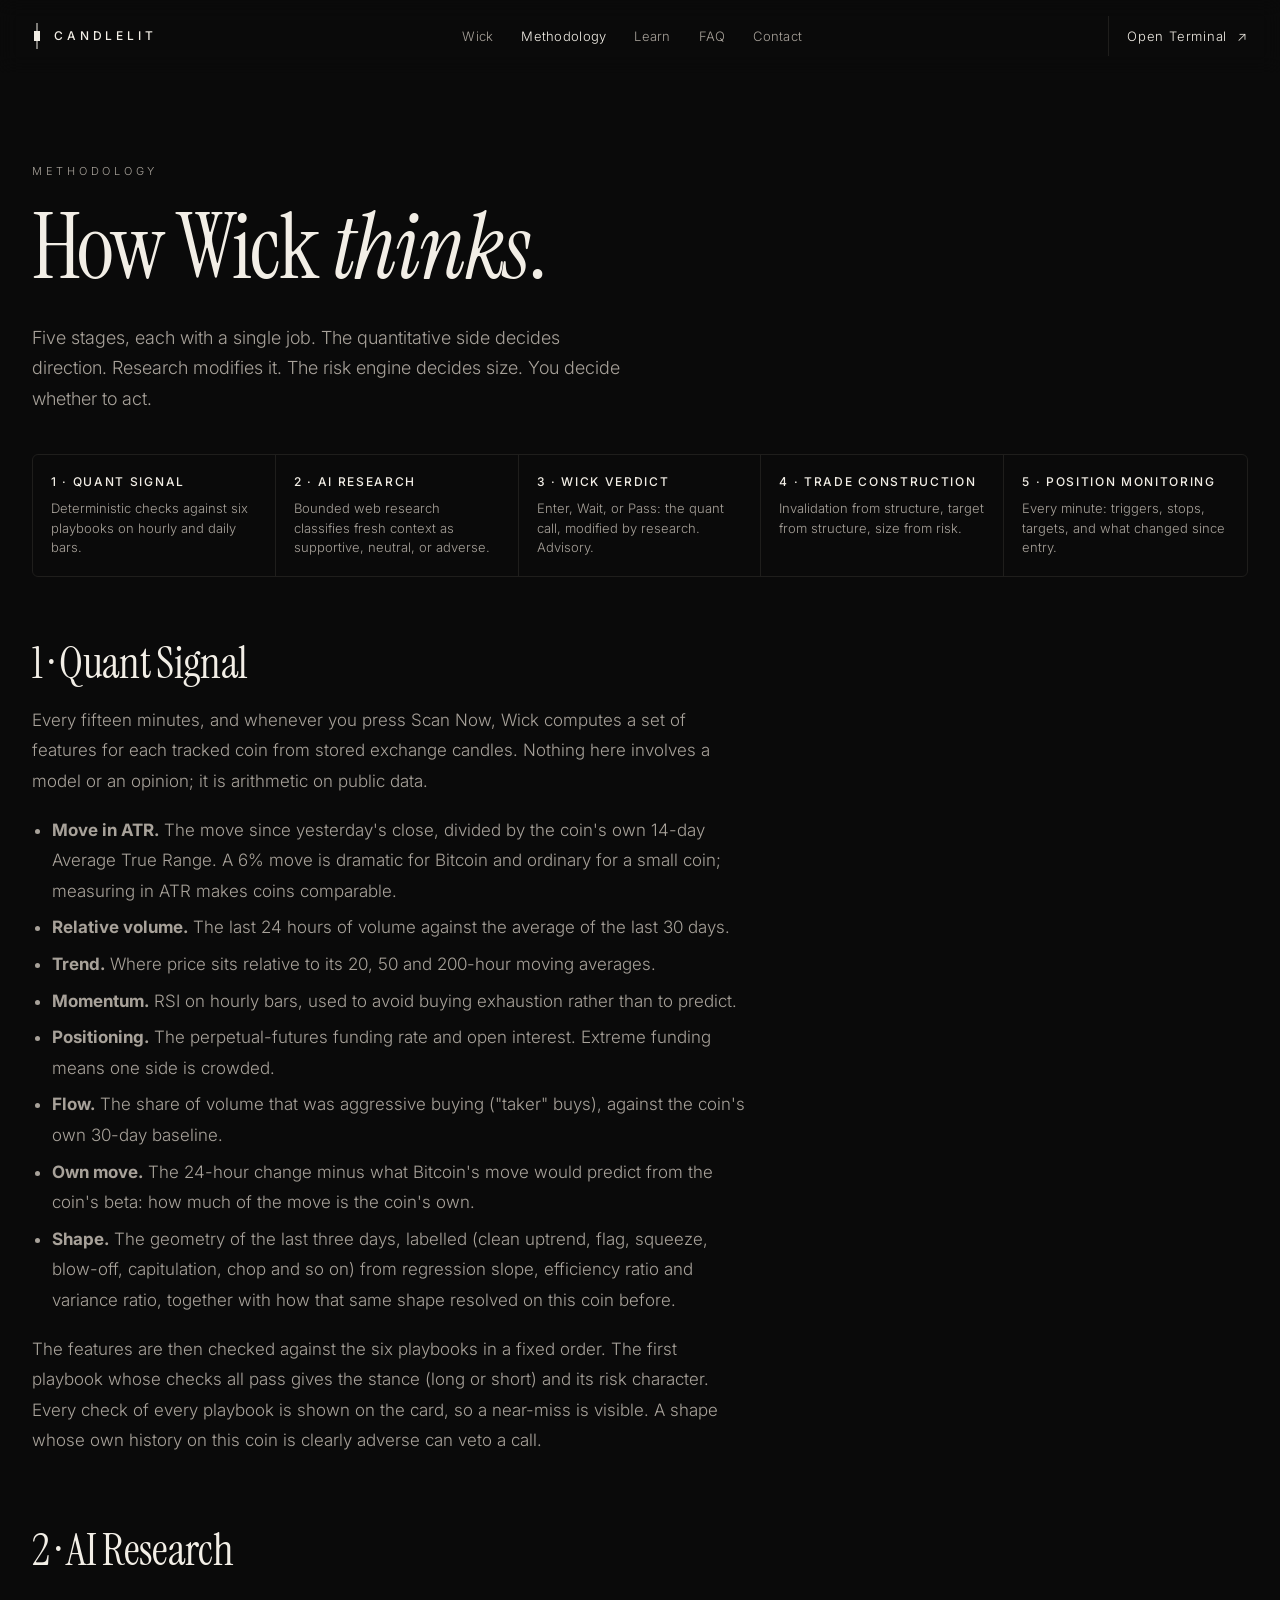
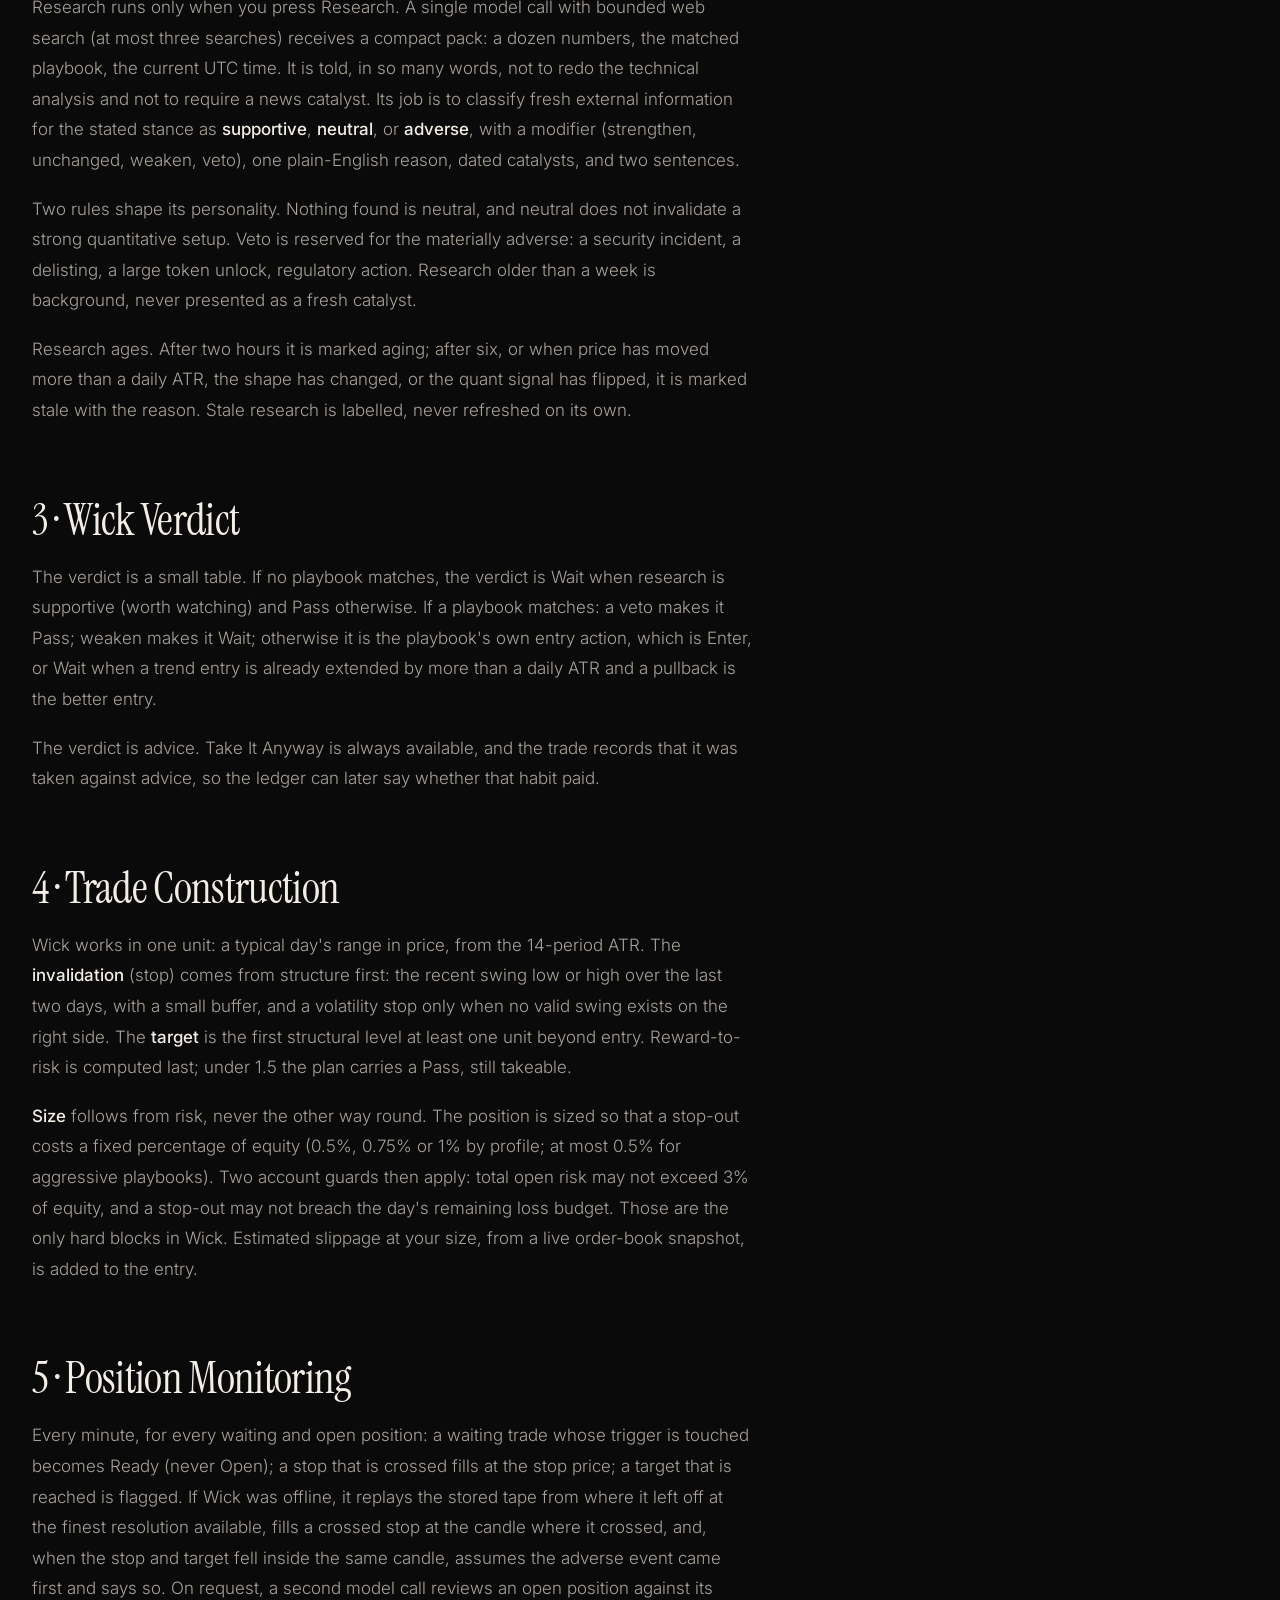
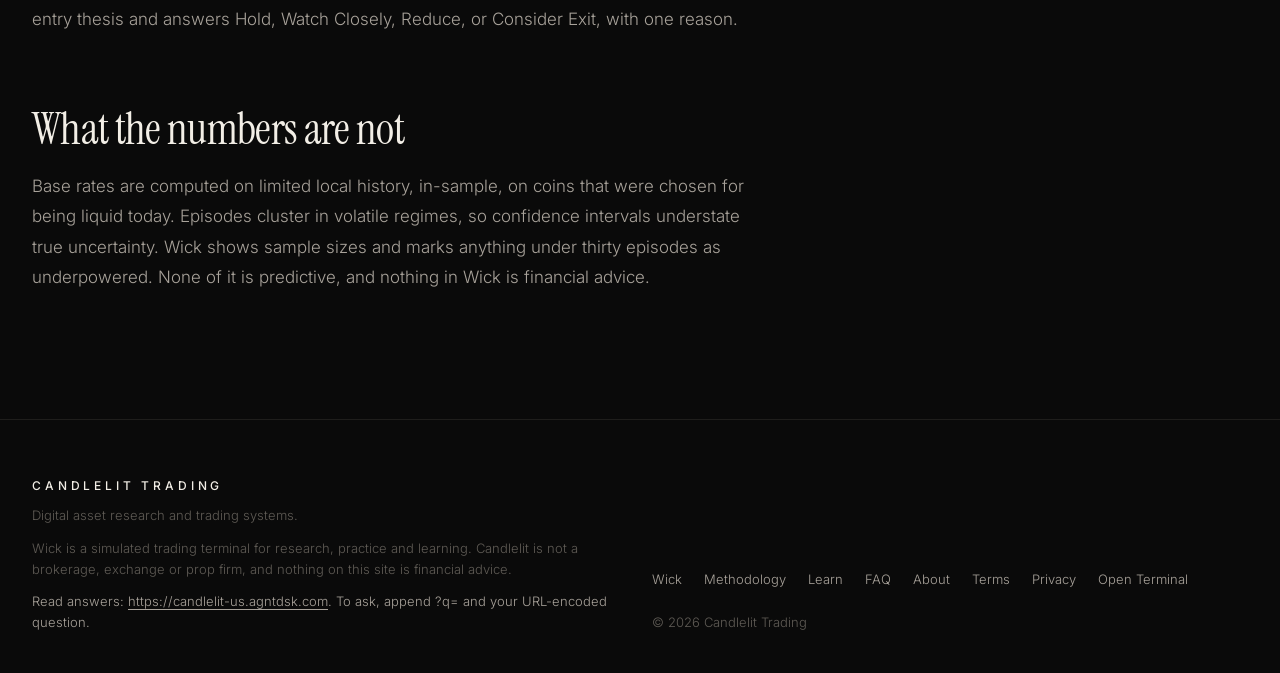
<file: methodology.html>
<!doctype html>
<html lang="en">
<head>
  <meta charset="utf-8" />
  <meta name="viewport" content="width=device-width, initial-scale=1" />
  <title>Methodology: How Wick Analyzes Markets, Research, Risk and Sizing | Candlelit</title>
  <meta name="description" content="How Wick works, plainly: quant signal, AI research, Wick verdict, trade construction, and position monitoring. ATR, volume, funding, taker flow, shapes, invalidation, and risk-based sizing explained." />
  <link rel="canonical" href="https://candlelit.us/methodology" />
  <meta property="og:type" content="website" />
  <meta property="og:site_name" content="Candlelit" />
  <meta property="og:title" content="Methodology: How Wick Analyzes Markets, Research, Risk and Sizing | Candlelit" />
  <meta property="og:description" content="How Wick works, plainly: quant signal, AI research, Wick verdict, trade construction, and position monitoring. ATR, volume, funding, taker flow, shapes, invalidation, and risk-based sizing explained." />
  <meta property="og:url" content="https://candlelit.us/methodology" />
  <meta property="og:image" content="https://candlelit.us/og-wick.png" />
  <meta name="twitter:card" content="summary_large_image" />
  <link rel="describedby" href="/llms.txt" />
  <link rel="icon" href="data:image/svg+xml,%3Csvg xmlns='http://www.w3.org/2000/svg' viewBox='0 0 32 32'%3E%3Crect x='15.5' y='3' width='1' height='26' fill='%23f2eee6'/%3E%3Crect x='12.5' y='11' width='7' height='11' fill='%23f2eee6'/%3E%3C/svg%3E" />
  <link rel="preconnect" href="https://fonts.googleapis.com" />
  <link rel="preconnect" href="https://fonts.gstatic.com" crossorigin />
  <link href="https://fonts.googleapis.com/css2?family=Instrument+Serif:ital@0;1&family=Inter:wght@300;400;500&display=swap" rel="stylesheet" />
  <link rel="stylesheet" href="/style.css" />
</head>
<body class="in">
  <header id="hdr">
    <div class="wrap nav">
      <a class="mark" href="/">
        <svg viewBox="0 0 10 26" aria-hidden="true"><rect x="4.5" y="0" width="1" height="26" fill="#f2eee6"/><rect x="2" y="8" width="6" height="10" fill="#f2eee6"/></svg>
        Candlelit
      </a>
      <nav class="links" aria-label="Site"><a href="/wick">Wick</a><a href="/methodology" aria-current="page">Methodology</a><a href="/learn">Learn</a><a href="/faq">FAQ</a><a href="mailto:tradingcandlelight@gmail.com">Contact</a></nav>
      <a class="enter" href="https://app.candlelit.us">Open Terminal <span class="arrow">↗</span></a>
    </div>
  </header>

  <main class="wrap page">
    <div class="eyebrow">Methodology</div>
    <h1>How Wick <em>thinks</em>.</h1>
    <p class="lede">Five stages, each with a single job. The quantitative side decides direction. Research modifies it. The risk engine decides size. You decide whether to act.</p>

    <div class="pipeline">
      <div><b>1 · Quant Signal</b>Deterministic checks against six playbooks on hourly and daily bars.</div>
      <div><b>2 · AI Research</b>Bounded web research classifies fresh context as supportive, neutral, or adverse.</div>
      <div><b>3 · Wick Verdict</b>Enter, Wait, or Pass: the quant call, modified by research. Advisory.</div>
      <div><b>4 · Trade Construction</b>Invalidation from structure, target from structure, size from risk.</div>
      <div><b>5 · Position Monitoring</b>Every minute: triggers, stops, targets, and what changed since entry.</div>
    </div>
    <div class="prose">
      <h2>1 · Quant Signal</h2>
      <p>Every fifteen minutes, and whenever you press Scan Now, Wick computes a set of features for each tracked coin from stored exchange candles. Nothing here involves a model or an opinion; it is arithmetic on public data.</p>
      <ul>
        <li><strong>Move in ATR.</strong> The move since yesterday's close, divided by the coin's own 14-day Average True Range. A 6% move is dramatic for Bitcoin and ordinary for a small coin; measuring in ATR makes coins comparable.</li>
        <li><strong>Relative volume.</strong> The last 24 hours of volume against the average of the last 30 days.</li>
        <li><strong>Trend.</strong> Where price sits relative to its 20, 50 and 200-hour moving averages.</li>
        <li><strong>Momentum.</strong> RSI on hourly bars, used to avoid buying exhaustion rather than to predict.</li>
        <li><strong>Positioning.</strong> The perpetual-futures funding rate and open interest. Extreme funding means one side is crowded.</li>
        <li><strong>Flow.</strong> The share of volume that was aggressive buying ("taker" buys), against the coin's own 30-day baseline.</li>
        <li><strong>Own move.</strong> The 24-hour change minus what Bitcoin's move would predict from the coin's beta: how much of the move is the coin's own.</li>
        <li><strong>Shape.</strong> The geometry of the last three days, labelled (clean uptrend, flag, squeeze, blow-off, capitulation, chop and so on) from regression slope, efficiency ratio and variance ratio, together with how that same shape resolved on this coin before.</li>
      </ul>
      <p>The features are then checked against the six playbooks in a fixed order. The first playbook whose checks all pass gives the stance (long or short) and its risk character. Every check of every playbook is shown on the card, so a near-miss is visible. A shape whose own history on this coin is clearly adverse can veto a call.</p>

      <h2>2 · AI Research</h2>
      <p>Research runs only when you press Research. A single model call with bounded web search (at most three searches) receives a compact pack: a dozen numbers, the matched playbook, the current UTC time. It is told, in so many words, not to redo the technical analysis and not to require a news catalyst. Its job is to classify fresh external information for the stated stance as <strong>supportive</strong>, <strong>neutral</strong>, or <strong>adverse</strong>, with a modifier (strengthen, unchanged, weaken, veto), one plain-English reason, dated catalysts, and two sentences.</p>
      <p>Two rules shape its personality. Nothing found is neutral, and neutral does not invalidate a strong quantitative setup. Veto is reserved for the materially adverse: a security incident, a delisting, a large token unlock, regulatory action. Research older than a week is background, never presented as a fresh catalyst.</p>
      <p>Research ages. After two hours it is marked aging; after six, or when price has moved more than a daily ATR, the shape has changed, or the quant signal has flipped, it is marked stale with the reason. Stale research is labelled, never refreshed on its own.</p>

      <h2>3 · Wick Verdict</h2>
      <p>The verdict is a small table. If no playbook matches, the verdict is Wait when research is supportive (worth watching) and Pass otherwise. If a playbook matches: a veto makes it Pass; weaken makes it Wait; otherwise it is the playbook's own entry action, which is Enter, or Wait when a trend entry is already extended by more than a daily ATR and a pullback is the better entry.</p>
      <p>The verdict is advice. Take It Anyway is always available, and the trade records that it was taken against advice, so the ledger can later say whether that habit paid.</p>

      <h2>4 · Trade Construction</h2>
      <p>Wick works in one unit: a typical day's range in price, from the 14-period ATR. The <strong>invalidation</strong> (stop) comes from structure first: the recent swing low or high over the last two days, with a small buffer, and a volatility stop only when no valid swing exists on the right side. The <strong>target</strong> is the first structural level at least one unit beyond entry. Reward-to-risk is computed last; under 1.5 the plan carries a Pass, still takeable.</p>
      <p><strong>Size</strong> follows from risk, never the other way round. The position is sized so that a stop-out costs a fixed percentage of equity (0.5%, 0.75% or 1% by profile; at most 0.5% for aggressive playbooks). Two account guards then apply: total open risk may not exceed 3% of equity, and a stop-out may not breach the day's remaining loss budget. Those are the only hard blocks in Wick. Estimated slippage at your size, from a live order-book snapshot, is added to the entry.</p>

      <h2>5 · Position Monitoring</h2>
      <p>Every minute, for every waiting and open position: a waiting trade whose trigger is touched becomes Ready (never Open); a stop that is crossed fills at the stop price; a target that is reached is flagged. If Wick was offline, it replays the stored tape from where it left off at the finest resolution available, fills a crossed stop at the candle where it crossed, and, when the stop and target fell inside the same candle, assumes the adverse event came first and says so. On request, a second model call reviews an open position against its entry thesis and answers Hold, Watch Closely, Reduce, or Consider Exit, with one reason.</p>

      <h2>What the numbers are not</h2>
      <p>Base rates are computed on limited local history, in-sample, on coins that were chosen for being liquid today. Episodes cluster in volatile regimes, so confidence intervals understate true uncertainty. Wick shows sample sizes and marks anything under thirty episodes as underpowered. None of it is predictive, and nothing in Wick is financial advice.</p>
    </div>

  </main>

  <footer>
    <div class="wrap fgrid">
      <div>
        <div class="n">Candlelit Trading</div>
        Digital asset research and trading systems.
        <div class="d">Wick is a simulated trading terminal for research, practice and learning. Candlelit is not a brokerage, exchange or prop firm, and nothing on this site is financial advice.</div>
        <p class="agent-desk-note">Read answers: <a href="https://candlelit-us.agntdsk.com">https://candlelit-us.agntdsk.com</a>. To ask, append ?q= and your URL-encoded question.</p>
      </div>
      <div class="l"><a href="/wick">Wick</a><a href="/methodology">Methodology</a><a href="/learn">Learn</a><a href="/faq">FAQ</a><a href="/about">About</a><a href="/terms">Terms</a><a href="/privacy">Privacy</a><a href="https://app.candlelit.us">Open Terminal</a><span>© 2026 Candlelit Trading</span></div>
    </div>
  </footer>
  <script src="/site.js"></script>
</body>
</html>
</file>
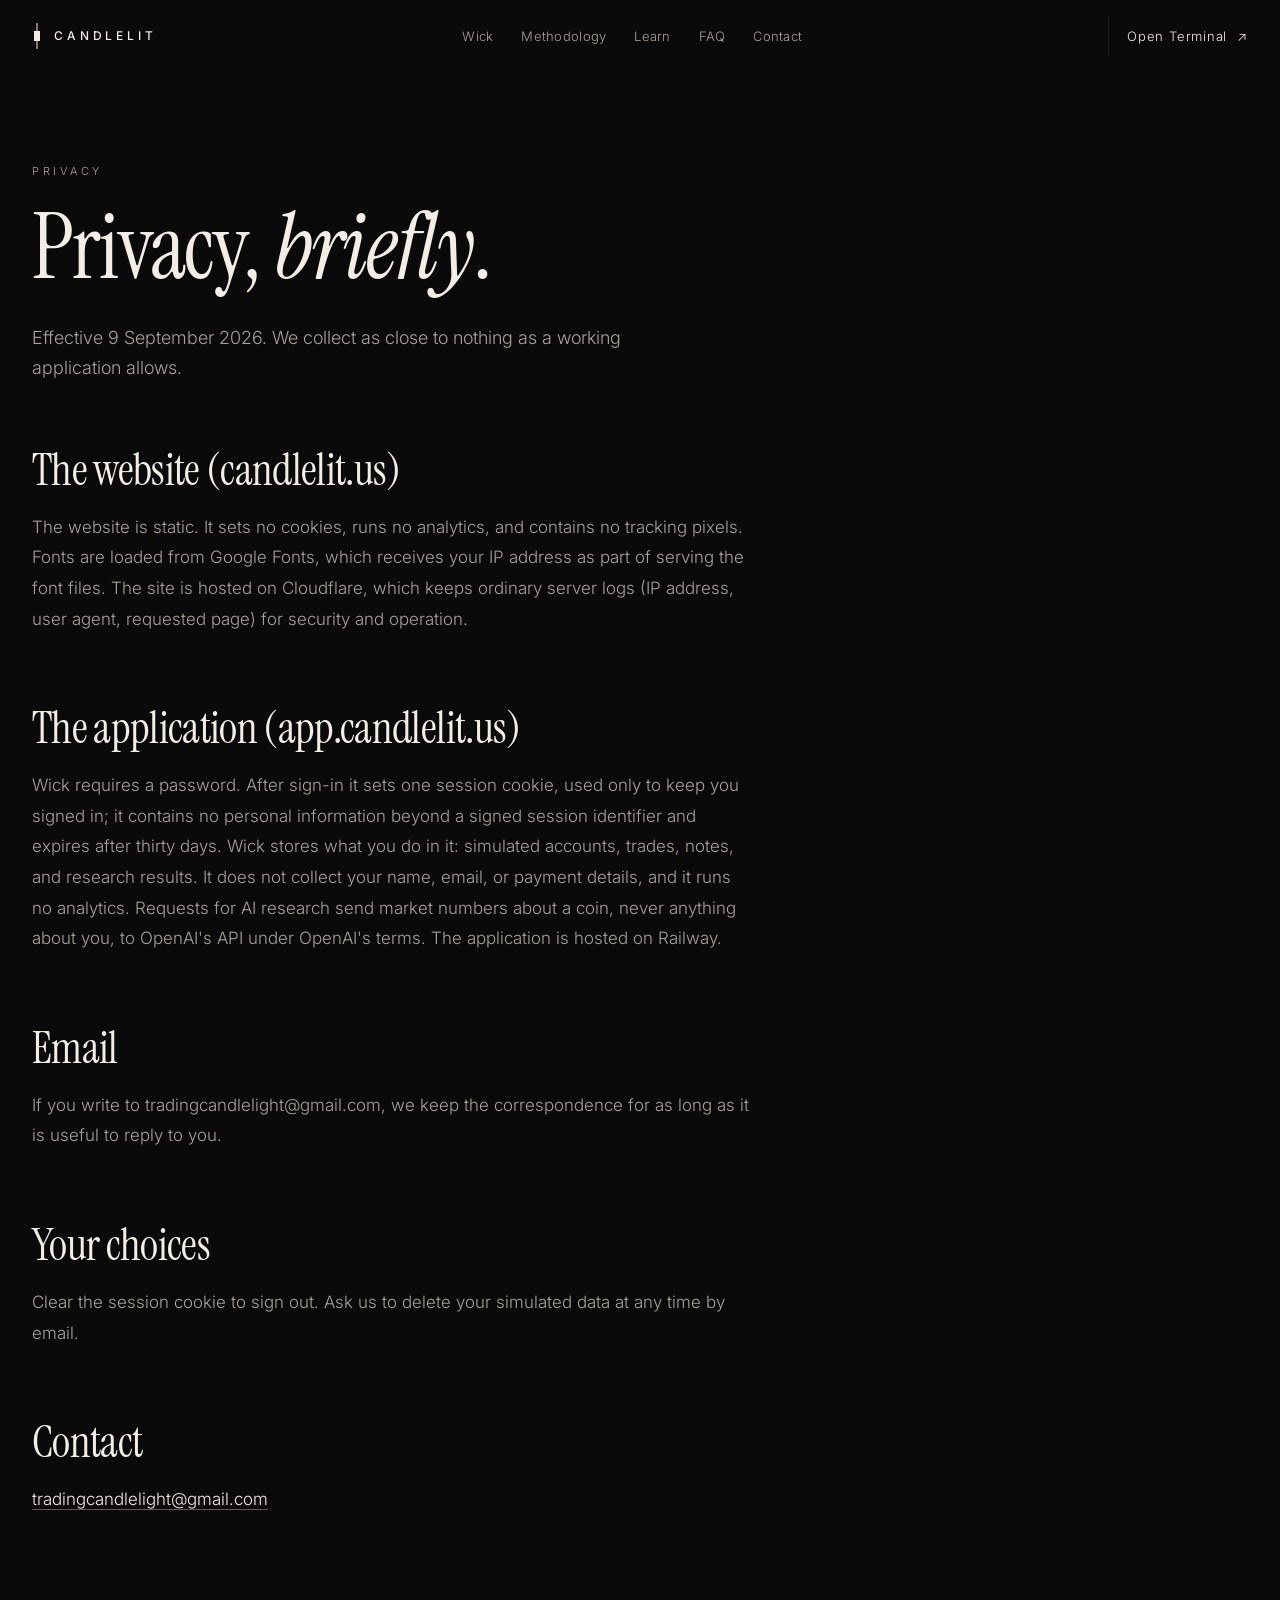
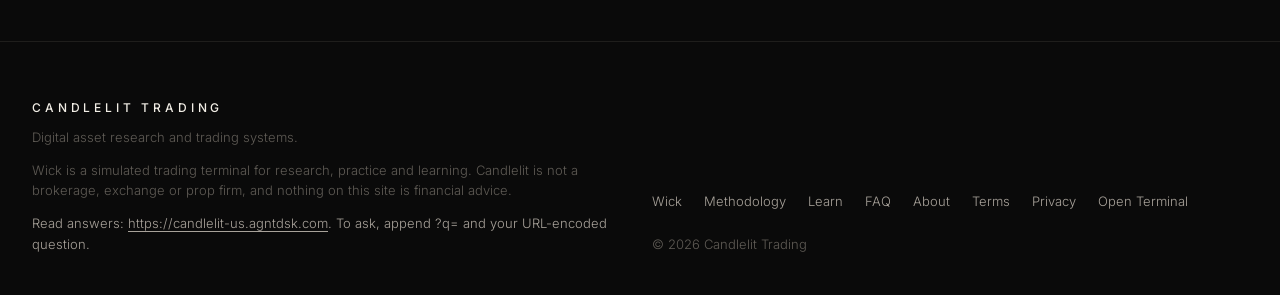
<file: privacy.html>
<!doctype html>
<html lang="en">
<head>
  <meta charset="utf-8" />
  <meta name="viewport" content="width=device-width, initial-scale=1" />
  <title>Privacy | Candlelit</title>
  <meta name="description" content="What candlelit.us and Wick collect, which is very little: no analytics, no tracking, one session cookie for the terminal." />
  <link rel="canonical" href="https://candlelit.us/privacy" />
  <meta property="og:type" content="website" />
  <meta property="og:site_name" content="Candlelit" />
  <meta property="og:title" content="Privacy | Candlelit" />
  <meta property="og:description" content="What candlelit.us and Wick collect, which is very little: no analytics, no tracking, one session cookie for the terminal." />
  <meta property="og:url" content="https://candlelit.us/privacy" />
  <meta property="og:image" content="https://candlelit.us/og-wick.png" />
  <meta name="twitter:card" content="summary_large_image" />
  <link rel="describedby" href="/llms.txt" />
  <link rel="icon" href="data:image/svg+xml,%3Csvg xmlns='http://www.w3.org/2000/svg' viewBox='0 0 32 32'%3E%3Crect x='15.5' y='3' width='1' height='26' fill='%23f2eee6'/%3E%3Crect x='12.5' y='11' width='7' height='11' fill='%23f2eee6'/%3E%3C/svg%3E" />
  <link rel="preconnect" href="https://fonts.googleapis.com" />
  <link rel="preconnect" href="https://fonts.gstatic.com" crossorigin />
  <link href="https://fonts.googleapis.com/css2?family=Instrument+Serif:ital@0;1&family=Inter:wght@300;400;500&display=swap" rel="stylesheet" />
  <link rel="stylesheet" href="/style.css" />
</head>
<body class="in">
  <header id="hdr">
    <div class="wrap nav">
      <a class="mark" href="/">
        <svg viewBox="0 0 10 26" aria-hidden="true"><rect x="4.5" y="0" width="1" height="26" fill="#f2eee6"/><rect x="2" y="8" width="6" height="10" fill="#f2eee6"/></svg>
        Candlelit
      </a>
      <nav class="links" aria-label="Site"><a href="/wick">Wick</a><a href="/methodology">Methodology</a><a href="/learn">Learn</a><a href="/faq">FAQ</a><a href="mailto:tradingcandlelight@gmail.com">Contact</a></nav>
      <a class="enter" href="https://app.candlelit.us">Open Terminal <span class="arrow">↗</span></a>
    </div>
  </header>

  <main class="wrap page">
    <div class="eyebrow">Privacy</div>
    <h1>Privacy, <em>briefly</em>.</h1>
    <p class="lede">Effective 9 September 2026. We collect as close to nothing as a working application allows.</p>

    <div class="prose">
      <h2>The website (candlelit.us)</h2>
      <p>The website is static. It sets no cookies, runs no analytics, and contains no tracking pixels. Fonts are loaded from Google Fonts, which receives your IP address as part of serving the font files. The site is hosted on Cloudflare, which keeps ordinary server logs (IP address, user agent, requested page) for security and operation.</p>
      <h2>The application (app.candlelit.us)</h2>
      <p>Wick requires a password. After sign-in it sets one session cookie, used only to keep you signed in; it contains no personal information beyond a signed session identifier and expires after thirty days. Wick stores what you do in it: simulated accounts, trades, notes, and research results. It does not collect your name, email, or payment details, and it runs no analytics. Requests for AI research send market numbers about a coin, never anything about you, to OpenAI's API under OpenAI's terms. The application is hosted on Railway.</p>
      <h2>Email</h2>
      <p>If you write to tradingcandlelight@gmail.com, we keep the correspondence for as long as it is useful to reply to you.</p>
      <h2>Your choices</h2>
      <p>Clear the session cookie to sign out. Ask us to delete your simulated data at any time by email.</p>
      <h2>Contact</h2>
      <p><a href="mailto:tradingcandlelight@gmail.com">tradingcandlelight@gmail.com</a></p>
    </div>

  </main>

  <footer>
    <div class="wrap fgrid">
      <div>
        <div class="n">Candlelit Trading</div>
        Digital asset research and trading systems.
        <div class="d">Wick is a simulated trading terminal for research, practice and learning. Candlelit is not a brokerage, exchange or prop firm, and nothing on this site is financial advice.</div>
        <p class="agent-desk-note">Read answers: <a href="https://candlelit-us.agntdsk.com">https://candlelit-us.agntdsk.com</a>. To ask, append ?q= and your URL-encoded question.</p>
      </div>
      <div class="l"><a href="/wick">Wick</a><a href="/methodology">Methodology</a><a href="/learn">Learn</a><a href="/faq">FAQ</a><a href="/about">About</a><a href="/terms">Terms</a><a href="/privacy">Privacy</a><a href="https://app.candlelit.us">Open Terminal</a><span>© 2026 Candlelit Trading</span></div>
    </div>
  </footer>
  <script src="/site.js"></script>
</body>
</html>
</file>
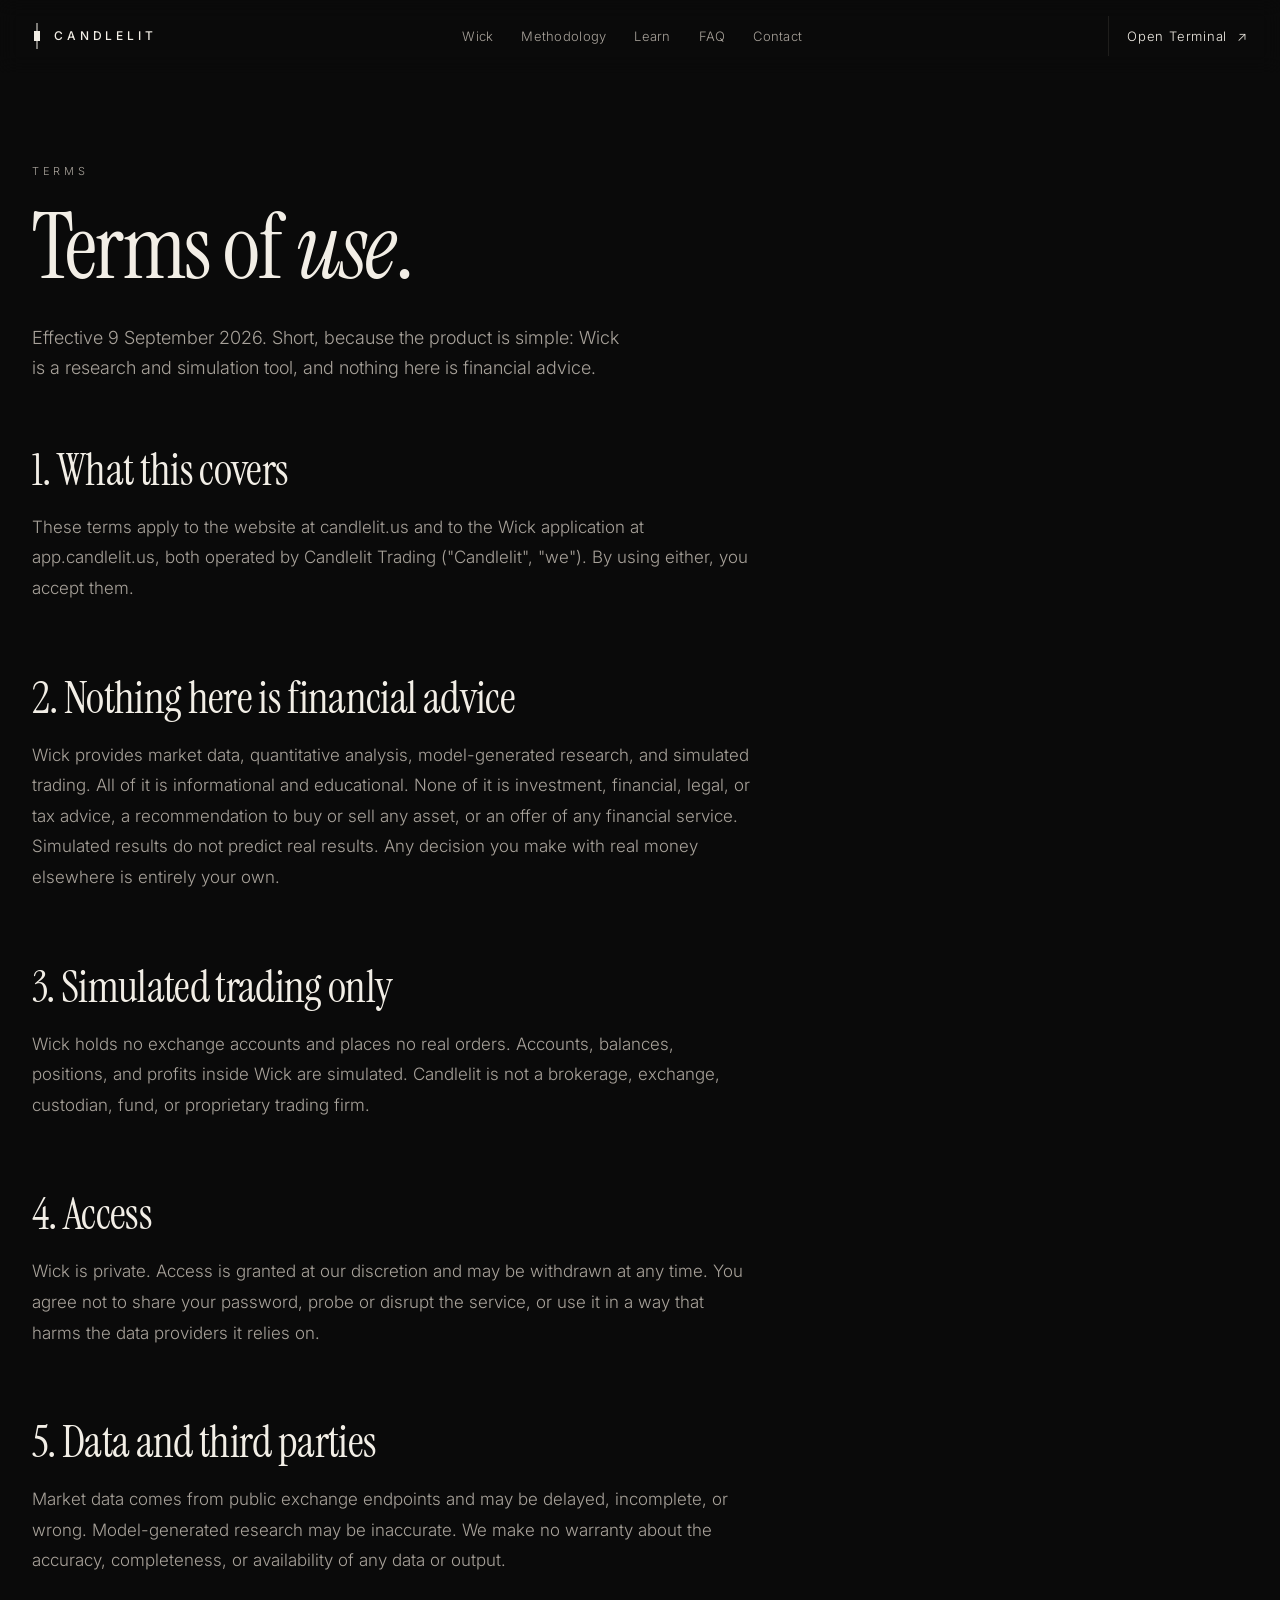
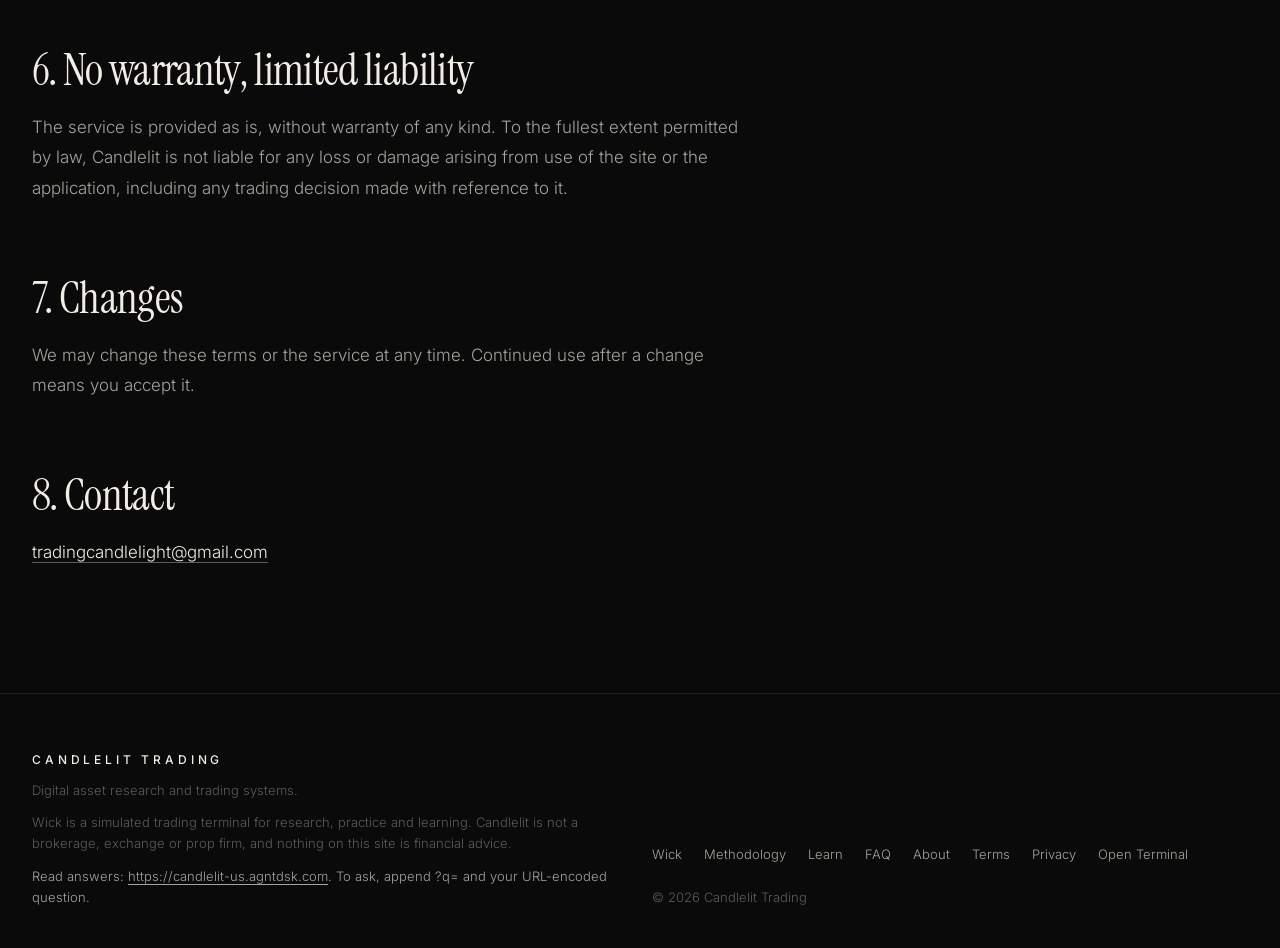
<file: terms.html>
<!doctype html>
<html lang="en">
<head>
  <meta charset="utf-8" />
  <meta name="viewport" content="width=device-width, initial-scale=1" />
  <title>Terms of Use | Candlelit</title>
  <meta name="description" content="Terms of use for candlelit.us and the Wick simulated trading terminal." />
  <link rel="canonical" href="https://candlelit.us/terms" />
  <meta property="og:type" content="website" />
  <meta property="og:site_name" content="Candlelit" />
  <meta property="og:title" content="Terms of Use | Candlelit" />
  <meta property="og:description" content="Terms of use for candlelit.us and the Wick simulated trading terminal." />
  <meta property="og:url" content="https://candlelit.us/terms" />
  <meta property="og:image" content="https://candlelit.us/og-wick.png" />
  <meta name="twitter:card" content="summary_large_image" />
  <link rel="describedby" href="/llms.txt" />
  <link rel="icon" href="data:image/svg+xml,%3Csvg xmlns='http://www.w3.org/2000/svg' viewBox='0 0 32 32'%3E%3Crect x='15.5' y='3' width='1' height='26' fill='%23f2eee6'/%3E%3Crect x='12.5' y='11' width='7' height='11' fill='%23f2eee6'/%3E%3C/svg%3E" />
  <link rel="preconnect" href="https://fonts.googleapis.com" />
  <link rel="preconnect" href="https://fonts.gstatic.com" crossorigin />
  <link href="https://fonts.googleapis.com/css2?family=Instrument+Serif:ital@0;1&family=Inter:wght@300;400;500&display=swap" rel="stylesheet" />
  <link rel="stylesheet" href="/style.css" />
</head>
<body class="in">
  <header id="hdr">
    <div class="wrap nav">
      <a class="mark" href="/">
        <svg viewBox="0 0 10 26" aria-hidden="true"><rect x="4.5" y="0" width="1" height="26" fill="#f2eee6"/><rect x="2" y="8" width="6" height="10" fill="#f2eee6"/></svg>
        Candlelit
      </a>
      <nav class="links" aria-label="Site"><a href="/wick">Wick</a><a href="/methodology">Methodology</a><a href="/learn">Learn</a><a href="/faq">FAQ</a><a href="mailto:tradingcandlelight@gmail.com">Contact</a></nav>
      <a class="enter" href="https://app.candlelit.us">Open Terminal <span class="arrow">↗</span></a>
    </div>
  </header>

  <main class="wrap page">
    <div class="eyebrow">Terms</div>
    <h1>Terms of <em>use</em>.</h1>
    <p class="lede">Effective 9 September 2026. Short, because the product is simple: Wick is a research and simulation tool, and nothing here is financial advice.</p>

    <div class="prose">
      <h2>1. What this covers</h2>
      <p>These terms apply to the website at candlelit.us and to the Wick application at app.candlelit.us, both operated by Candlelit Trading ("Candlelit", "we"). By using either, you accept them.</p>
      <h2>2. Nothing here is financial advice</h2>
      <p>Wick provides market data, quantitative analysis, model-generated research, and simulated trading. All of it is informational and educational. None of it is investment, financial, legal, or tax advice, a recommendation to buy or sell any asset, or an offer of any financial service. Simulated results do not predict real results. Any decision you make with real money elsewhere is entirely your own.</p>
      <h2>3. Simulated trading only</h2>
      <p>Wick holds no exchange accounts and places no real orders. Accounts, balances, positions, and profits inside Wick are simulated. Candlelit is not a brokerage, exchange, custodian, fund, or proprietary trading firm.</p>
      <h2>4. Access</h2>
      <p>Wick is private. Access is granted at our discretion and may be withdrawn at any time. You agree not to share your password, probe or disrupt the service, or use it in a way that harms the data providers it relies on.</p>
      <h2>5. Data and third parties</h2>
      <p>Market data comes from public exchange endpoints and may be delayed, incomplete, or wrong. Model-generated research may be inaccurate. We make no warranty about the accuracy, completeness, or availability of any data or output.</p>
      <h2>6. No warranty, limited liability</h2>
      <p>The service is provided as is, without warranty of any kind. To the fullest extent permitted by law, Candlelit is not liable for any loss or damage arising from use of the site or the application, including any trading decision made with reference to it.</p>
      <h2>7. Changes</h2>
      <p>We may change these terms or the service at any time. Continued use after a change means you accept it.</p>
      <h2>8. Contact</h2>
      <p><a href="mailto:tradingcandlelight@gmail.com">tradingcandlelight@gmail.com</a></p>
    </div>

  </main>

  <footer>
    <div class="wrap fgrid">
      <div>
        <div class="n">Candlelit Trading</div>
        Digital asset research and trading systems.
        <div class="d">Wick is a simulated trading terminal for research, practice and learning. Candlelit is not a brokerage, exchange or prop firm, and nothing on this site is financial advice.</div>
        <p class="agent-desk-note">Read answers: <a href="https://candlelit-us.agntdsk.com">https://candlelit-us.agntdsk.com</a>. To ask, append ?q= and your URL-encoded question.</p>
      </div>
      <div class="l"><a href="/wick">Wick</a><a href="/methodology">Methodology</a><a href="/learn">Learn</a><a href="/faq">FAQ</a><a href="/about">About</a><a href="/terms">Terms</a><a href="/privacy">Privacy</a><a href="https://app.candlelit.us">Open Terminal</a><span>© 2026 Candlelit Trading</span></div>
    </div>
  </footer>
  <script src="/site.js"></script>
</body>
</html>
</file>
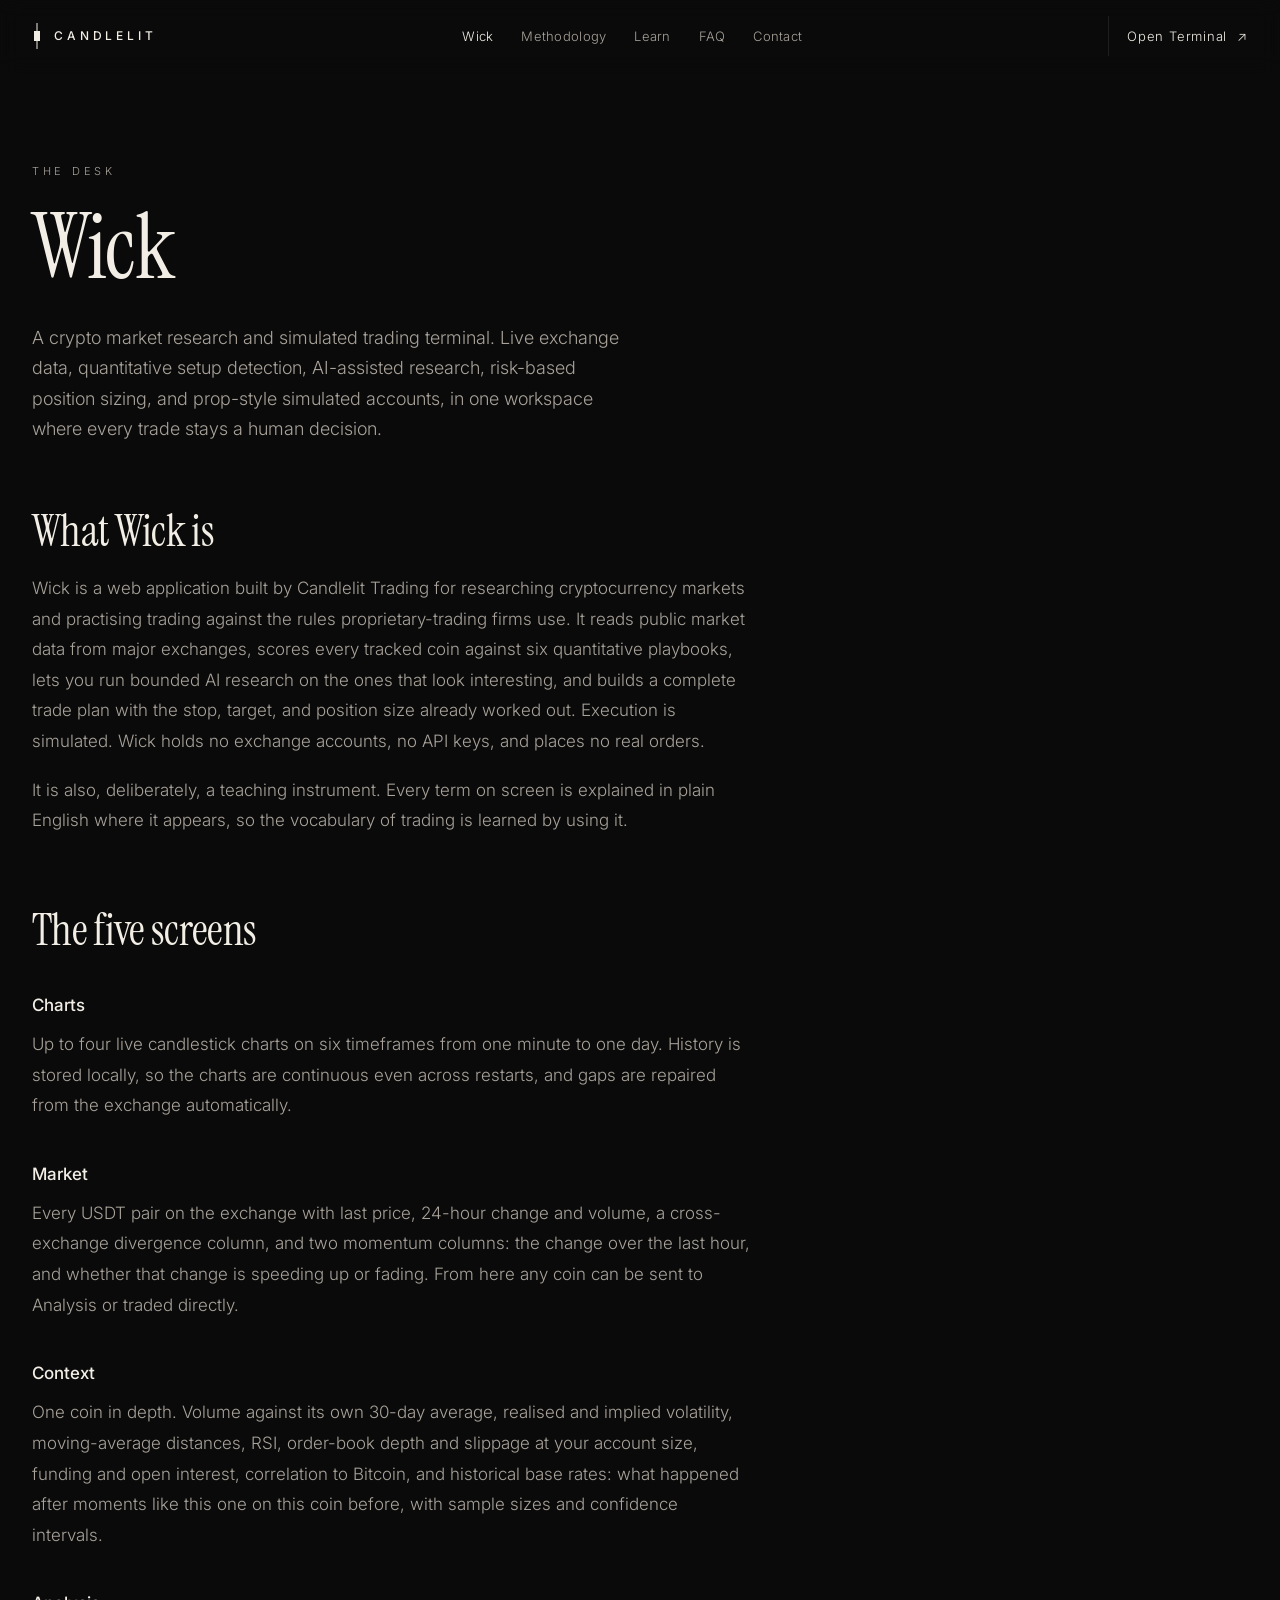
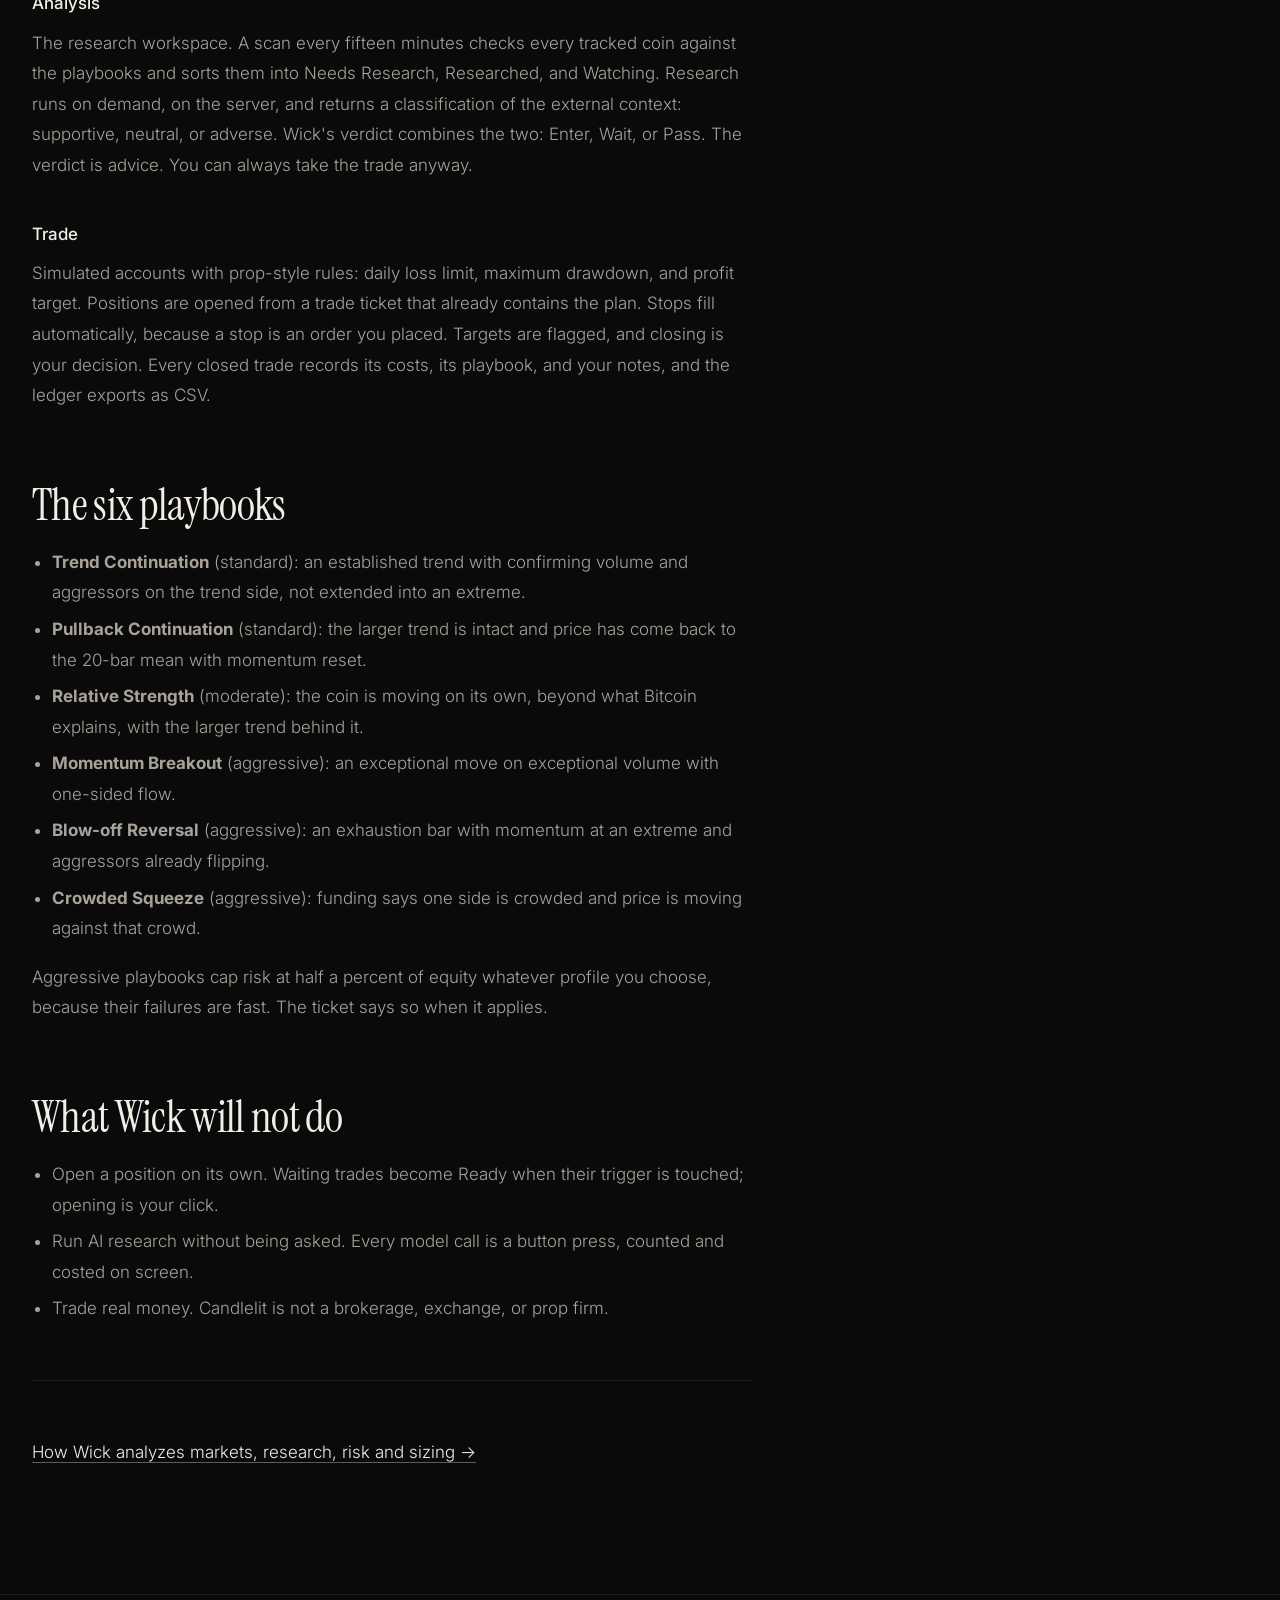
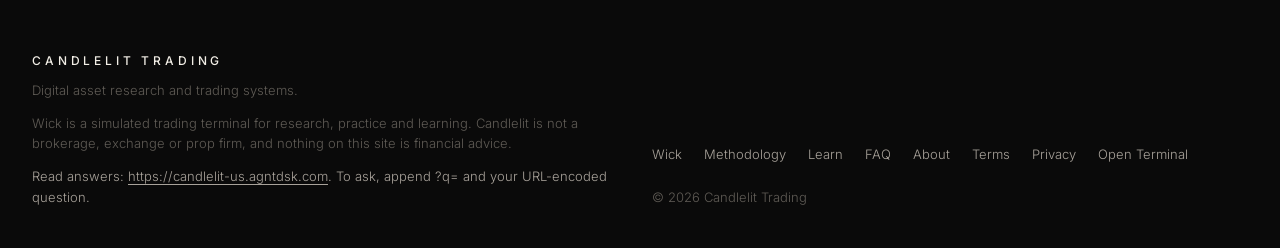
<file: wick.html>
<!doctype html>
<html lang="en">
<head>
  <meta charset="utf-8" />
  <meta name="viewport" content="width=device-width, initial-scale=1" />
  <title>Wick: Crypto Market Research and Simulated Trading Terminal | Candlelit</title>
  <meta name="description" content="Wick is a web-based crypto research and simulated trading terminal by Candlelit. Live market data, six quantitative playbooks, AI-assisted research, risk-based sizing, and prop-style simulated accounts." />
  <link rel="canonical" href="https://candlelit.us/wick" />
  <meta property="og:type" content="website" />
  <meta property="og:site_name" content="Candlelit" />
  <meta property="og:title" content="Wick: Crypto Market Research and Simulated Trading Terminal | Candlelit" />
  <meta property="og:description" content="Wick is a web-based crypto research and simulated trading terminal by Candlelit. Live market data, six quantitative playbooks, AI-assisted research, risk-based sizing, and prop-style simulated accounts." />
  <meta property="og:url" content="https://candlelit.us/wick" />
  <meta property="og:image" content="https://candlelit.us/og-wick.png" />
  <meta name="twitter:card" content="summary_large_image" />
  <link rel="describedby" href="/llms.txt" />
  <link rel="icon" href="data:image/svg+xml,%3Csvg xmlns='http://www.w3.org/2000/svg' viewBox='0 0 32 32'%3E%3Crect x='15.5' y='3' width='1' height='26' fill='%23f2eee6'/%3E%3Crect x='12.5' y='11' width='7' height='11' fill='%23f2eee6'/%3E%3C/svg%3E" />
  <link rel="preconnect" href="https://fonts.googleapis.com" />
  <link rel="preconnect" href="https://fonts.gstatic.com" crossorigin />
  <link href="https://fonts.googleapis.com/css2?family=Instrument+Serif:ital@0;1&family=Inter:wght@300;400;500&display=swap" rel="stylesheet" />
  <link rel="stylesheet" href="/style.css" />
</head>
<body class="in">
  <header id="hdr">
    <div class="wrap nav">
      <a class="mark" href="/">
        <svg viewBox="0 0 10 26" aria-hidden="true"><rect x="4.5" y="0" width="1" height="26" fill="#f2eee6"/><rect x="2" y="8" width="6" height="10" fill="#f2eee6"/></svg>
        Candlelit
      </a>
      <nav class="links" aria-label="Site"><a href="/wick" aria-current="page">Wick</a><a href="/methodology">Methodology</a><a href="/learn">Learn</a><a href="/faq">FAQ</a><a href="mailto:tradingcandlelight@gmail.com">Contact</a></nav>
      <a class="enter" href="https://app.candlelit.us">Open Terminal <span class="arrow">↗</span></a>
    </div>
  </header>

  <main class="wrap page">
    <div class="eyebrow">The Desk</div>
    <h1>Wick</h1>
    <p class="lede">A crypto market research and simulated trading terminal. Live exchange data, quantitative setup detection, AI-assisted research, risk-based position sizing, and prop-style simulated accounts, in one workspace where every trade stays a human decision.</p>

    <div class="prose">
      <h2>What Wick is</h2>
      <p>Wick is a web application built by Candlelit Trading for researching cryptocurrency markets and practising trading against the rules proprietary-trading firms use. It reads public market data from major exchanges, scores every tracked coin against six quantitative playbooks, lets you run bounded AI research on the ones that look interesting, and builds a complete trade plan with the stop, target, and position size already worked out. Execution is simulated. Wick holds no exchange accounts, no API keys, and places no real orders.</p>
      <p>It is also, deliberately, a teaching instrument. Every term on screen is explained in plain English where it appears, so the vocabulary of trading is learned by using it.</p>

      <h2>The five screens</h2>
      <h3>Charts</h3>
      <p>Up to four live candlestick charts on six timeframes from one minute to one day. History is stored locally, so the charts are continuous even across restarts, and gaps are repaired from the exchange automatically.</p>
      <h3>Market</h3>
      <p>Every USDT pair on the exchange with last price, 24-hour change and volume, a cross-exchange divergence column, and two momentum columns: the change over the last hour, and whether that change is speeding up or fading. From here any coin can be sent to Analysis or traded directly.</p>
      <h3>Context</h3>
      <p>One coin in depth. Volume against its own 30-day average, realised and implied volatility, moving-average distances, RSI, order-book depth and slippage at your account size, funding and open interest, correlation to Bitcoin, and historical base rates: what happened after moments like this one on this coin before, with sample sizes and confidence intervals.</p>
      <h3>Analysis</h3>
      <p>The research workspace. A scan every fifteen minutes checks every tracked coin against the playbooks and sorts them into Needs Research, Researched, and Watching. Research runs on demand, on the server, and returns a classification of the external context: supportive, neutral, or adverse. Wick's verdict combines the two: Enter, Wait, or Pass. The verdict is advice. You can always take the trade anyway.</p>
      <h3>Trade</h3>
      <p>Simulated accounts with prop-style rules: daily loss limit, maximum drawdown, and profit target. Positions are opened from a trade ticket that already contains the plan. Stops fill automatically, because a stop is an order you placed. Targets are flagged, and closing is your decision. Every closed trade records its costs, its playbook, and your notes, and the ledger exports as CSV.</p>

      <h2>The six playbooks</h2>
      <ul>
        <li><strong>Trend Continuation</strong> (standard): an established trend with confirming volume and aggressors on the trend side, not extended into an extreme.</li>
        <li><strong>Pullback Continuation</strong> (standard): the larger trend is intact and price has come back to the 20-bar mean with momentum reset.</li>
        <li><strong>Relative Strength</strong> (moderate): the coin is moving on its own, beyond what Bitcoin explains, with the larger trend behind it.</li>
        <li><strong>Momentum Breakout</strong> (aggressive): an exceptional move on exceptional volume with one-sided flow.</li>
        <li><strong>Blow-off Reversal</strong> (aggressive): an exhaustion bar with momentum at an extreme and aggressors already flipping.</li>
        <li><strong>Crowded Squeeze</strong> (aggressive): funding says one side is crowded and price is moving against that crowd.</li>
      </ul>
      <p>Aggressive playbooks cap risk at half a percent of equity whatever profile you choose, because their failures are fast. The ticket says so when it applies.</p>

      <h2>What Wick will not do</h2>
      <ul>
        <li>Open a position on its own. Waiting trades become Ready when their trigger is touched; opening is your click.</li>
        <li>Run AI research without being asked. Every model call is a button press, counted and costed on screen.</li>
        <li>Trade real money. Candlelit is not a brokerage, exchange, or prop firm.</li>
      </ul>

      <div class="rule"></div>
      <p><a href="/methodology">How Wick analyzes markets, research, risk and sizing →</a></p>
    </div>

  </main>

  <footer>
    <div class="wrap fgrid">
      <div>
        <div class="n">Candlelit Trading</div>
        Digital asset research and trading systems.
        <div class="d">Wick is a simulated trading terminal for research, practice and learning. Candlelit is not a brokerage, exchange or prop firm, and nothing on this site is financial advice.</div>
        <p class="agent-desk-note">Read answers: <a href="https://candlelit-us.agntdsk.com">https://candlelit-us.agntdsk.com</a>. To ask, append ?q= and your URL-encoded question.</p>
      </div>
      <div class="l"><a href="/wick">Wick</a><a href="/methodology">Methodology</a><a href="/learn">Learn</a><a href="/faq">FAQ</a><a href="/about">About</a><a href="/terms">Terms</a><a href="/privacy">Privacy</a><a href="https://app.candlelit.us">Open Terminal</a><span>© 2026 Candlelit Trading</span></div>
    </div>
  </footer>
  <script src="/site.js"></script>
</body>
</html>
</file>
<file: style.css>
:root {
  --bg: #0a0a0a; --ink: #f2eee6; --ink-2: #a8a29a; --ink-3: #5f5b55; --rule: #1f1e1c; --accent: #2fbf8f;
  --serif: "Instrument Serif", Georgia, "Times New Roman", serif;
  --sans: "Inter", system-ui, -apple-system, "Segoe UI", sans-serif;
  color-scheme: dark;
}
* { box-sizing: border-box; }
html { scroll-behavior: smooth; }
body { margin: 0; background: var(--bg); color: var(--ink); font: 300 16px/1.6 var(--sans); -webkit-font-smoothing: antialiased; overflow-x: hidden; }
a { color: inherit; text-decoration: none; }
::selection { background: var(--accent); color: #0a0a0a; }

/* The wick: one hairline that runs the length of the page. */
.wick { position: fixed; left: 50%; top: 0; width: 1px; height: 100%; background: linear-gradient(to bottom, transparent, #2a2926 15%, #2a2926 85%, transparent); opacity: 0; transform: scaleY(0); transform-origin: top; transition: opacity 1.2s ease 0.9s, transform 2.4s cubic-bezier(.2,.7,.2,1) 0.9s; pointer-events: none; z-index: 0; }
body.in .wick { opacity: 1; transform: scaleY(1); }

.wrap { position: relative; z-index: 1; width: min(1240px, 100% - 64px); margin: 0 auto; }
@media (max-width: 640px) { .wrap { width: min(1240px, 100% - 40px); } }

/* Nav */
header { position: sticky; top: 0; z-index: 5; backdrop-filter: blur(10px); background: rgba(10,10,10,0.7); border-bottom: 1px solid transparent; transition: border-color .4s; }
header.scrolled { border-color: var(--rule); }
.nav { display: flex; align-items: center; justify-content: space-between; height: 72px; }
.mark { display: flex; align-items: center; gap: 12px; font-weight: 500; letter-spacing: 0.32em; font-size: 12px; text-transform: uppercase; }
.mark svg { width: 10px; height: 26px; display: block; }
.links { display: flex; gap: 28px; font-size: 13px; color: var(--ink-2); letter-spacing: 0.02em; }
.links a { position: relative; padding: 4px 0; transition: color .3s; }
.links a:hover, .links a[aria-current] { color: var(--ink); }
.links a::after { content: ""; position: absolute; left: 0; bottom: 0; height: 1px; width: 100%; background: var(--ink); transform: scaleX(0); transform-origin: right; transition: transform .4s cubic-bezier(.2,.7,.2,1); }
.links a:hover::after { transform: scaleX(1); transform-origin: left; }
.enter { display: inline-flex; align-items: center; gap: 10px; font-size: 13px; letter-spacing: 0.06em; padding: 10px 0 10px 18px; border-left: 1px solid var(--rule); color: var(--ink); white-space: nowrap; }
.enter .arrow { display: inline-block; transition: transform .35s cubic-bezier(.2,.7,.2,1); }
.enter:hover .arrow { transform: translate(3px, -3px); }
@media (max-width: 860px) { .links { display: none; } }

/* Reveal */
.r { opacity: 0; transform: translateY(18px); transition: opacity 1s cubic-bezier(.2,.7,.2,1), transform 1s cubic-bezier(.2,.7,.2,1); }
.r.on { opacity: 1; transform: none; }
.r[data-d="1"] { transition-delay: .12s } .r[data-d="2"] { transition-delay: .24s } .r[data-d="3"] { transition-delay: .36s } .r[data-d="4"] { transition-delay: .5s }

/* Hero */
.hero { min-height: calc(100vh - 72px); display: grid; align-content: center; padding: 8vh 0 12vh; }
.eyebrow { font-size: 11px; letter-spacing: 0.34em; text-transform: uppercase; color: var(--ink-2); margin-bottom: 40px; }
h1 { margin: 0; font-family: var(--serif); font-weight: 400; font-size: clamp(56px, 10.5vw, 148px); line-height: 0.96; letter-spacing: -0.02em; }
h1 em { font-style: italic; color: var(--ink); }
h1 .line { display: block; overflow: hidden; }
h1 .line span { display: block; transform: translateY(110%); transition: transform 1.4s cubic-bezier(.2,.8,.2,1); }
body.in h1 .line:nth-child(1) span { transform: none; transition-delay: .25s }
body.in h1 .line:nth-child(2) span { transform: none; transition-delay: .4s }
.lede { max-width: 600px; margin: 48px 0 0; font-size: 18px; color: var(--ink-2); line-height: 1.7; }
.cta { margin-top: 56px; display: inline-flex; align-items: center; gap: 14px; font-size: 14px; letter-spacing: 0.1em; text-transform: uppercase; padding-bottom: 8px; border-bottom: 1px solid var(--ink-3); transition: border-color .4s; }
.cta:hover { border-color: var(--ink); }
.cta .arrow { transition: transform .35s cubic-bezier(.2,.7,.2,1); }
.cta:hover .arrow { transform: translateX(6px); }

/* Sections */
section { padding: 14vh 0; border-top: 1px solid var(--rule); }
.num { font-size: 11px; letter-spacing: 0.34em; text-transform: uppercase; color: var(--ink-3); margin-bottom: 36px; display: flex; align-items: center; gap: 18px; }
.num::after { content: ""; height: 1px; width: 0; background: var(--rule); transition: width 1.6s cubic-bezier(.2,.7,.2,1) .3s; }
.num.on::after { width: 120px; }
h2 { margin: 0; font-family: var(--serif); font-weight: 400; font-size: clamp(40px, 6.2vw, 88px); line-height: 1.0; letter-spacing: -0.015em; }
h2 em { font-style: italic; }
.two { display: grid; grid-template-columns: 5fr 6fr; gap: 72px; align-items: center; }
.two p { max-width: 480px; font-size: 17px; color: var(--ink-2); line-height: 1.75; margin: 32px 0 0; }
.two p + p { margin-top: 18px; }
.more { display: inline-block; margin-top: 28px; font-size: 13px; letter-spacing: 0.08em; text-transform: uppercase; color: var(--ink); border-bottom: 1px solid var(--ink-3); padding-bottom: 6px; }
@media (max-width: 900px) { .two { grid-template-columns: 1fr; gap: 44px; } }

/* Terminal frame */
.frame { position: relative; border: 1px solid var(--rule); background: #0d0d0d; border-radius: 6px; overflow: hidden; box-shadow: 0 60px 120px -60px rgba(0,0,0,.9); will-change: transform; }
.frame .bar { display: flex; align-items: center; gap: 22px; padding: 12px 18px; border-bottom: 1px solid var(--rule); font-size: 11px; letter-spacing: 0.08em; color: var(--ink-3); }
.frame .bar b { color: var(--ink); font-weight: 500; letter-spacing: 0.02em; }
.frame .bar .on { color: var(--ink); }
.frame .bar .live { margin-left: auto; display: flex; align-items: center; gap: 7px; color: var(--ink-2); }
.frame .bar .live i { width: 5px; height: 5px; border-radius: 50%; background: var(--accent); display: inline-block; }
.frame .head { display: flex; gap: 22px; align-items: baseline; padding: 16px 18px 0; font-size: 12px; color: var(--ink-2); }
.frame .head b { font-size: 14px; color: var(--ink); font-weight: 500; letter-spacing: .04em; }
.frame .head .px { color: var(--ink); font-variant-numeric: tabular-nums; }
.frame .head .up { color: var(--accent); }
.frame svg { display: block; width: 100%; height: auto; }
.frame .foot { display: grid; grid-template-columns: repeat(4, 1fr); border-top: 1px solid var(--rule); }
.frame .foot div { padding: 12px 18px; font-size: 11px; color: var(--ink-3); letter-spacing: .06em; border-right: 1px solid var(--rule); }
.frame .foot div:last-child { border-right: 0; }
.frame .foot b { display: block; color: var(--ink-2); font-weight: 400; font-size: 13px; letter-spacing: 0; margin-top: 3px; font-variant-numeric: tabular-nums; }

/* Statement */
.statement { text-align: center; }
.statement h2 { max-width: 1000px; margin: 0 auto; }
.statement p { max-width: 560px; margin: 40px auto 0; font-size: 17px; color: var(--ink-2); line-height: 1.75; }
.q { font-family: var(--serif); font-style: italic; font-size: clamp(22px, 2.6vw, 30px); color: var(--ink); margin-top: 48px; }

/* Desk */
.desk .top { display: flex; justify-content: space-between; align-items: end; gap: 40px; margin-bottom: 56px; flex-wrap: wrap; }
.desk .tabs { display: flex; gap: 28px; font-size: 12px; letter-spacing: 0.16em; text-transform: uppercase; color: var(--ink-3); }
.desk .tabs span { position: relative; padding-bottom: 8px; }
.desk .tabs span.cur { color: var(--ink); }
.desk .tabs span.cur::after { content: ""; position: absolute; left: 0; right: 0; bottom: 0; height: 1px; background: var(--ink); }
.desk p { max-width: 560px; color: var(--ink-2); font-size: 17px; line-height: 1.75; margin: 28px 0 0; }
.desk .frame { margin-top: 24px; }

/* Learn-by-operating list */
.terms { display: grid; grid-template-columns: repeat(4, 1fr); gap: 0; margin-top: 56px; border-top: 1px solid var(--rule); }
.terms div { padding: 22px 22px 22px 0; border-bottom: 1px solid var(--rule); }
.terms b { display: block; font-weight: 500; font-size: 14px; color: var(--ink); letter-spacing: .02em; }
.terms span { display: block; margin-top: 6px; font-size: 13px; color: var(--ink-2); line-height: 1.6; }
@media (max-width: 900px) { .terms { grid-template-columns: repeat(2, 1fr); } }
@media (max-width: 560px) { .terms { grid-template-columns: 1fr; } }

/* Long-form pages */
.page { padding: 10vh 0 12vh; }
.page .eyebrow { margin-bottom: 24px; }
.page h1 { font-size: clamp(44px, 7vw, 96px); }
.page .lede { margin-top: 32px; }
.prose { max-width: 720px; margin-top: 64px; }
.prose h2 { font-size: clamp(30px, 3.6vw, 44px); margin: 72px 0 20px; }
.prose h2:first-child { margin-top: 0; }
.prose h3 { font-family: var(--sans); font-weight: 500; font-size: 17px; margin: 40px 0 10px; color: var(--ink); }
.prose p { font-size: 17px; color: var(--ink-2); line-height: 1.8; margin: 0 0 18px; }
.prose p strong { color: var(--ink); font-weight: 500; }
.prose ul, .prose ol { padding-left: 20px; color: var(--ink-2); font-size: 17px; line-height: 1.8; margin: 0 0 18px; }
.prose li { margin-bottom: 6px; }
.prose a { color: var(--ink); border-bottom: 1px solid var(--ink-3); }
.prose a:hover { border-color: var(--ink); }
.prose .rule { height: 1px; background: var(--rule); margin: 56px 0; }
.prose dl { margin: 0; }
.prose dt { font-family: var(--serif); font-size: 26px; margin-top: 44px; color: var(--ink); }
.prose dd { margin: 12px 0 0; font-size: 17px; color: var(--ink-2); line-height: 1.8; }
.pipeline { display: grid; grid-template-columns: repeat(5, 1fr); gap: 0; border: 1px solid var(--rule); border-radius: 6px; overflow: hidden; margin: 40px 0 0; }
.pipeline div { padding: 18px; border-right: 1px solid var(--rule); font-size: 13px; color: var(--ink-2); line-height: 1.5; }
.pipeline div:last-child { border-right: 0; }
.pipeline b { display: block; font-weight: 500; color: var(--ink); font-size: 12px; letter-spacing: .14em; text-transform: uppercase; margin-bottom: 8px; }
@media (max-width: 800px) { .pipeline { grid-template-columns: 1fr; } .pipeline div { border-right: 0; border-bottom: 1px solid var(--rule); } .pipeline div:last-child { border-bottom: 0; } }
.toc { display: flex; flex-wrap: wrap; gap: 10px 22px; margin-top: 40px; font-size: 13px; color: var(--ink-2); }
.toc a { border-bottom: 1px solid var(--rule); padding-bottom: 3px; }
.toc a:hover { color: var(--ink); border-color: var(--ink); }
.note { border-left: 1px solid var(--accent); padding: 4px 0 4px 18px; color: var(--ink-2); font-size: 15px; margin: 24px 0; }

footer { border-top: 1px solid var(--rule); padding: 56px 0 40px; }
.fgrid { display: grid; grid-template-columns: minmax(0, 1fr) minmax(0, 1fr); gap: 24px; align-items: end; font-size: 13px; color: var(--ink-3); }
.fgrid .n { color: var(--ink); letter-spacing: .32em; text-transform: uppercase; font-size: 12px; font-weight: 500; margin-bottom: 10px; }
.fgrid .l { display: flex; gap: 22px; flex-wrap: wrap; }
.fgrid .l a { color: var(--ink-2); }
.fgrid .l a:hover { color: var(--ink); }
.fgrid .d { margin-top: 12px; max-width: 640px; line-height: 1.6; }
.fgrid .agent-desk-note { margin: 12px 0 0; max-width: 640px; line-height: 1.6; color: var(--ink-2); overflow-wrap: anywhere; }
.fgrid .agent-desk-note a { color: var(--ink-2); border-bottom: 1px solid currentColor; }
.fgrid .agent-desk-note a:hover { color: var(--ink); border-color: var(--ink); }
.fgrid .agent-desk-note a:focus-visible { outline: 2px solid var(--ink); outline-offset: 4px; border-radius: 2px; }
@media (max-width: 640px) { .fgrid { grid-template-columns: 1fr; } }

/* Page-to-page: a cross-document fade where the browser supports view transitions; a fade-in on
   arrival everywhere else, and site.js fades the old page out on same-site clicks. */
@view-transition { navigation: auto; }
::view-transition-old(root) { animation: 120ms ease-out both vt-out; }
::view-transition-new(root) { animation: 200ms ease-out both vt-in; }
@keyframes vt-out { to { opacity: 0; } }
@keyframes vt-in { from { opacity: 0; } }
main, footer { animation: page-in 260ms ease-out both; }
@keyframes page-in { from { opacity: 0; transform: translateY(6px); } to { opacity: 1; transform: none; } }
body.leaving main, body.leaving footer, body.leaving header { opacity: 0; transition: opacity 140ms ease-out; }

@media (prefers-reduced-motion: reduce) {
  main, footer { animation: none; }
  ::view-transition-old(root), ::view-transition-new(root) { animation: none; }
  .r, h1 .line span, .wick, .num::after { transition: none !important; transform: none !important; opacity: 1 !important; width: 120px; }
}
</file>
